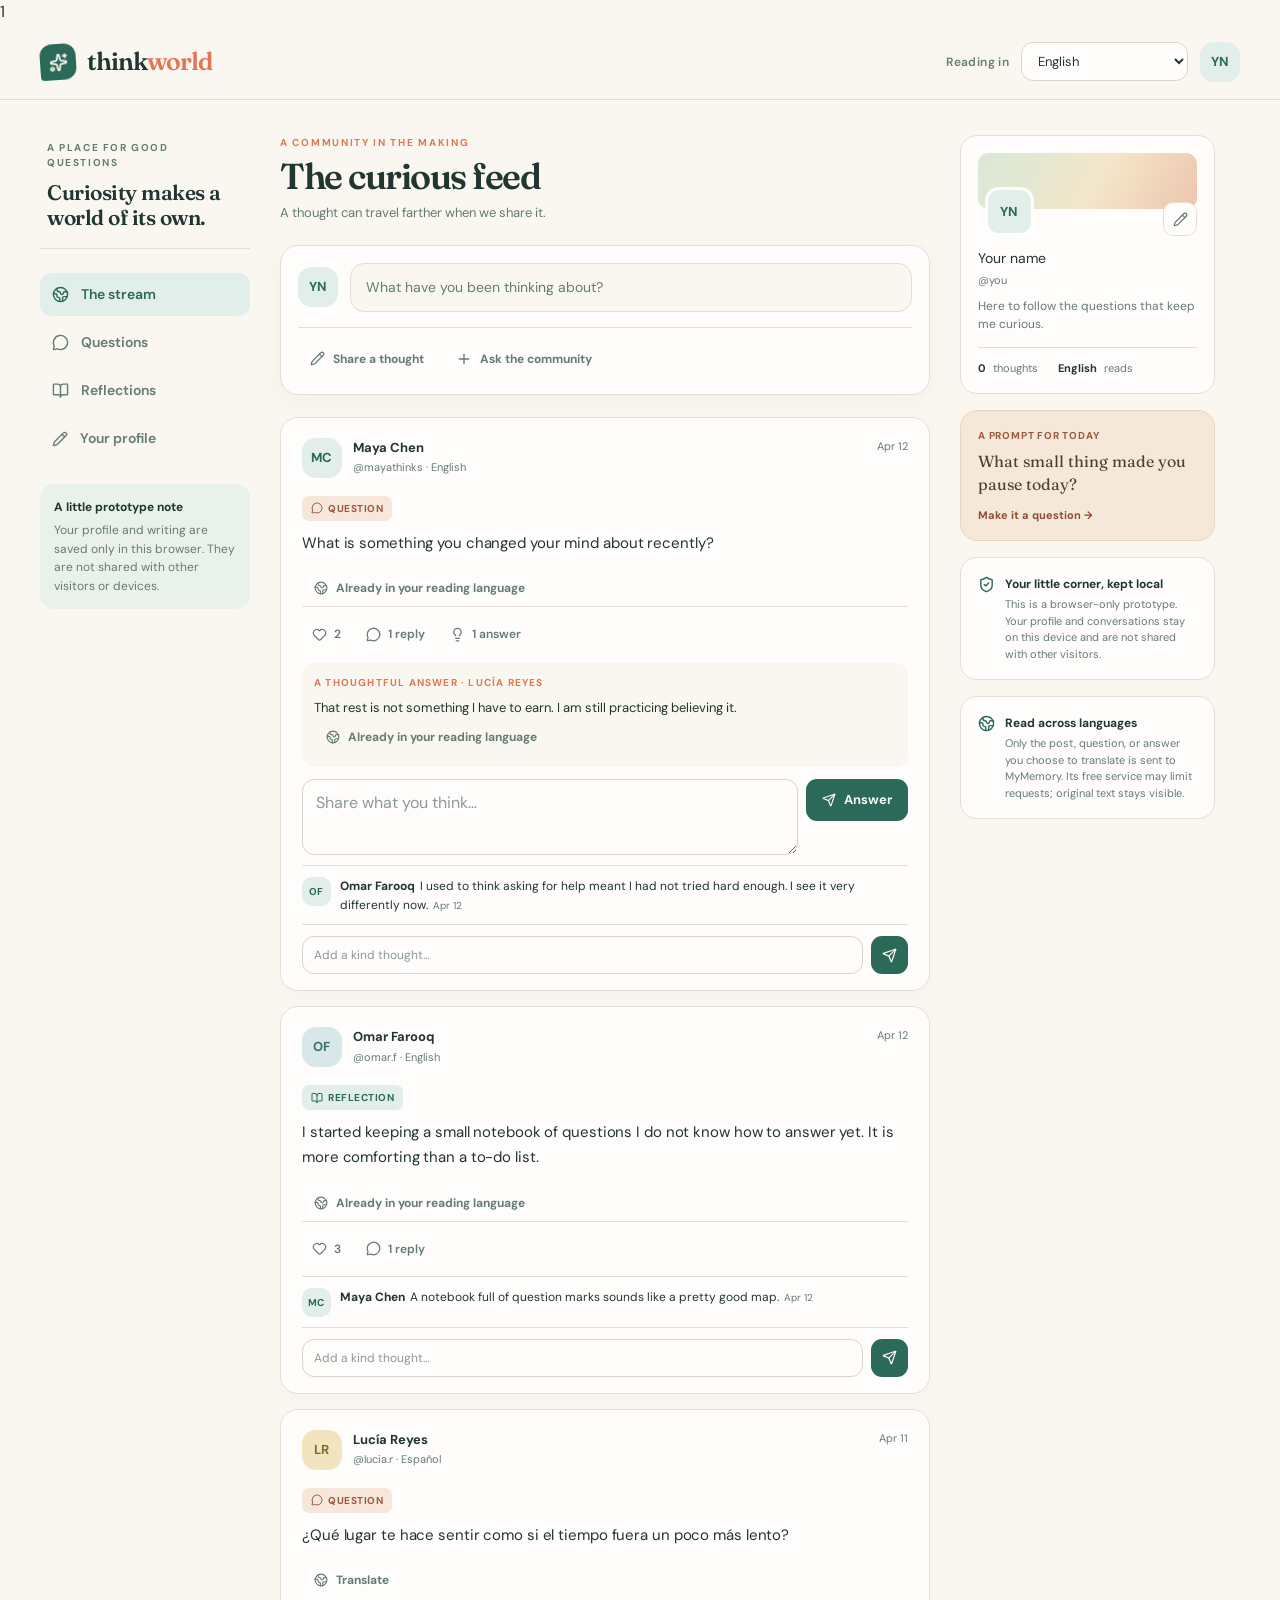
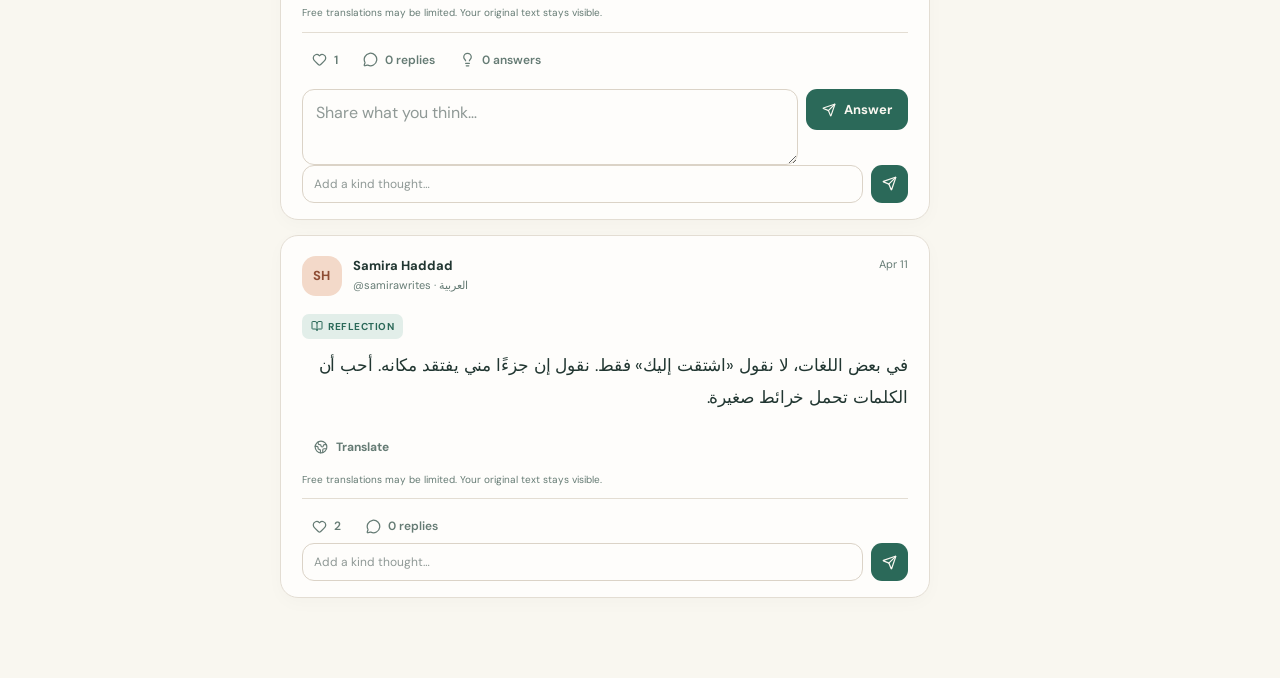
<file: index.html>
1<!DOCTYPE html>
<html lang="en">
  <head>
    <meta name="google-site-verification" content="Eq-HoadgyjTc2ehD91wRZY15G_QM7_s0_SW2u-i5RrE" />
    <meta charset="UTF-8" />
    <meta name="viewport" content="width=device-width, initial-scale=1.0, maximum-scale=1" />
    <title>ThinkWorld</title>
    <meta name="description" content="ThinkWorld — built on Replit. Update this description to reflect the app." />
    <meta name="robots" content="index, follow" />
    <meta property="og:title" content="ThinkWorld" />
    <meta property="og:description" content="ThinkWorld — built on Replit. Update this description to reflect the app." />
    <meta property="og:type" content="website" />
    <meta name="twitter:card" content="summary_large_image" />
    <meta name="twitter:title" content="ThinkWorld" />
    <meta name="twitter:description" content="ThinkWorld — built on Replit. Update this description to reflect the app." />
    <link rel="icon" type="image/svg+xml" href="/favicon.svg" />
    <link rel="preconnect" href="https://fonts.googleapis.com">
    <link rel="preconnect" href="https://fonts.gstatic.com" crossorigin>
    <link href="https://fonts.googleapis.com/css2?family=Inter:wght@400;500;600;700&display=swap" rel="stylesheet">
    <script type="module" crossorigin src="index-BuUdLi_k.js"></script>
    <link rel="stylesheet" crossorigin href="index-B8LPkPPi.css">
  </head>
  <body>
    <div id="root"></div>
  </body>
</html>
</file>
<file: index-B8LPkPPi.css>
@import"https://fonts.googleapis.com/css2?family=DM+Sans:wght@400;500;600;700&family=Fraunces:opsz,wght@9..144,500;9..144,600;9..144,700&display=swap";@layer components;@layer properties{@supports (((-webkit-hyphens:none)) and (not (margin-trim:inline))) or ((-moz-orient:inline) and (not (color:rgb(from red r g b)))){*,:before,:after,::backdrop{--tw-translate-x:0;--tw-translate-y:0;--tw-translate-z:0;--tw-rotate-x:initial;--tw-rotate-y:initial;--tw-rotate-z:initial;--tw-skew-x:initial;--tw-skew-y:initial;--tw-space-y-reverse:0;--tw-space-x-reverse:0;--tw-border-style:solid;--tw-leading:initial;--tw-font-weight:initial;--tw-tracking:initial;--tw-ordinal:initial;--tw-slashed-zero:initial;--tw-numeric-figure:initial;--tw-numeric-spacing:initial;--tw-numeric-fraction:initial;--tw-shadow:0 0 #0000;--tw-shadow-color:initial;--tw-shadow-alpha:100%;--tw-inset-shadow:0 0 #0000;--tw-inset-shadow-color:initial;--tw-inset-shadow-alpha:100%;--tw-ring-color:initial;--tw-ring-shadow:0 0 #0000;--tw-inset-ring-color:initial;--tw-inset-ring-shadow:0 0 #0000;--tw-ring-inset:initial;--tw-ring-offset-width:0px;--tw-ring-offset-color:#fff;--tw-ring-offset-shadow:0 0 #0000;--tw-outline-style:solid;--tw-duration:initial;--tw-ease:initial;--tw-content:"";--tw-animation-delay:0s;--tw-animation-direction:normal;--tw-animation-duration:initial;--tw-animation-fill-mode:none;--tw-animation-iteration-count:1;--tw-enter-blur:0;--tw-enter-opacity:1;--tw-enter-rotate:0;--tw-enter-scale:1;--tw-enter-translate-x:0;--tw-enter-translate-y:0;--tw-exit-blur:0;--tw-exit-opacity:1;--tw-exit-rotate:0;--tw-exit-scale:1;--tw-exit-translate-x:0;--tw-exit-translate-y:0}}}@layer theme{:root,:host{--color-red-50:oklch(97.1% .013 17.38);--color-red-300:oklch(80.8% .114 19.571);--color-red-400:oklch(70.4% .191 22.216);--color-red-500:oklch(63.7% .237 25.331);--color-red-600:oklch(57.7% .245 27.325);--color-gray-50:oklch(98.5% .002 247.839);--color-gray-100:oklch(96.7% .003 264.542);--color-gray-600:oklch(44.6% .03 256.802);--color-gray-700:oklch(37.3% .034 259.733);--color-gray-800:oklch(27.8% .033 256.848);--color-gray-900:oklch(21% .034 264.665);--color-black:#000;--color-white:#fff;--spacing:.25rem;--container-sm:24rem;--container-md:28rem;--container-lg:32rem;--text-xs:.75rem;--text-xs--line-height:calc(1 / .75);--text-sm:.875rem;--text-sm--line-height:calc(1.25 / .875);--text-base:1rem;--text-base--line-height: 1.5 ;--text-lg:1.125rem;--text-lg--line-height:calc(1.75 / 1.125);--text-xl:1.25rem;--text-xl--line-height:calc(1.75 / 1.25);--text-2xl:1.5rem;--text-2xl--line-height:calc(2 / 1.5);--font-weight-normal:400;--font-weight-medium:500;--font-weight-semibold:600;--font-weight-bold:700;--tracking-tight:-.025em;--tracking-widest:.1em;--leading-snug:1.375;--leading-normal:1.5;--leading-relaxed:1.625;--ease-in-out:cubic-bezier(.4, 0, .2, 1);--animate-spin:spin 1s linear infinite;--animate-pulse:pulse 2s cubic-bezier(.4, 0, .6, 1) infinite;--aspect-video:16 / 9;--default-transition-duration:.15s;--default-transition-timing-function:cubic-bezier(.4, 0, .2, 1);--default-font-family:var(--app-font-sans);--default-mono-font-family:var(--app-font-mono);--color-border:hsl(var(--border))}}@layer base{*,:after,:before,::backdrop{box-sizing:border-box;border:0 solid;margin:0;padding:0}::file-selector-button{box-sizing:border-box;border:0 solid;margin:0;padding:0}html,:host{-webkit-text-size-adjust:100%;tab-size:4;line-height:1.5;font-family:var(--default-font-family,-apple-system, BlinkMacSystemFont, "Segoe UI", Roboto, "Helvetica Neue", "Noto Sans", Arial, sans-serif, "Apple Color Emoji", "Segoe UI Emoji", "Segoe UI Symbol", "Noto Color Emoji");font-feature-settings:var(--default-font-feature-settings,normal);font-variation-settings:var(--default-font-variation-settings,normal);-webkit-tap-highlight-color:transparent}hr{height:0;color:inherit;border-top-width:1px}abbr:where([title]){-webkit-text-decoration:underline dotted;text-decoration:underline dotted}h1,h2,h3,h4,h5,h6{font-size:inherit;font-weight:inherit}a{color:inherit;-webkit-text-decoration:inherit;text-decoration:inherit}b,strong{font-weight:bolder}code,kbd,samp,pre{font-family:var(--default-mono-font-family,ui-monospace, SFMono-Regular, Menlo, Monaco, Consolas, "Liberation Mono", "Courier New", monospace);font-feature-settings:var(--default-mono-font-feature-settings,normal);font-variation-settings:var(--default-mono-font-variation-settings,normal);font-size:1em}small{font-size:80%}sub,sup{vertical-align:baseline;font-size:75%;line-height:0;position:relative}sub{bottom:-.25em}sup{top:-.5em}table{text-indent:0;border-color:inherit;border-collapse:collapse}:-moz-focusring:where(:not(iframe)){outline:auto}progress{vertical-align:baseline}summary{display:list-item}ol,ul,menu{list-style:none}img,svg,video,canvas,audio,iframe,embed,object{vertical-align:middle;display:block}img,video{max-width:100%;height:auto}button,input,select,optgroup,textarea{font:inherit;font-feature-settings:inherit;font-variation-settings:inherit;letter-spacing:inherit;color:inherit;opacity:1;background-color:#0000;border-radius:0}::file-selector-button{font:inherit;font-feature-settings:inherit;font-variation-settings:inherit;letter-spacing:inherit;color:inherit;opacity:1;background-color:#0000;border-radius:0}:where(select:is([multiple],[size])) optgroup{font-weight:bolder}:where(select:is([multiple],[size])) optgroup option{padding-inline-start:20px}::file-selector-button{margin-inline-end:4px}::placeholder{opacity:1}@supports (not ((-webkit-appearance:-apple-pay-button))) or (contain-intrinsic-size:1px){::placeholder{color:currentColor}@supports (color:color-mix(in lab,red,red)){::placeholder{color:color-mix(in oklab,currentcolor 50%,transparent)}}}textarea{resize:vertical}::-webkit-search-decoration{-webkit-appearance:none}::-webkit-date-and-time-value{min-height:1lh;text-align:inherit}::-webkit-datetime-edit{display:inline-flex}::-webkit-datetime-edit-fields-wrapper{padding:0}::-webkit-datetime-edit{padding-block:0}::-webkit-datetime-edit-year-field{padding-block:0}::-webkit-datetime-edit-month-field{padding-block:0}::-webkit-datetime-edit-day-field{padding-block:0}::-webkit-datetime-edit-hour-field{padding-block:0}::-webkit-datetime-edit-minute-field{padding-block:0}::-webkit-datetime-edit-second-field{padding-block:0}::-webkit-datetime-edit-millisecond-field{padding-block:0}::-webkit-datetime-edit-meridiem-field{padding-block:0}::-webkit-calendar-picker-indicator{line-height:1}:-moz-ui-invalid{box-shadow:none}button,input:where([type=button],[type=reset],[type=submit]){appearance:button}::file-selector-button{appearance:button}::-webkit-inner-spin-button{height:auto}::-webkit-outer-spin-button{height:auto}[hidden]:where(:not([hidden=until-found])){display:none!important}*{border-color:hsl(var(--border))}body{background-color:hsl(var(--background));font-family:var(--app-font-sans);color:hsl(var(--foreground));-webkit-font-smoothing:antialiased;-moz-osx-font-smoothing:grayscale;min-width:320px;margin:0}button,input,textarea,select{font:inherit}button{cursor:pointer}}@layer utilities{.\@container\/field-group{container:field-group/inline-size}.pointer-events-auto{pointer-events:auto}.pointer-events-none{pointer-events:none}.invisible{visibility:hidden}.visible{visibility:visible}.sr-only{clip-path:inset(50%);white-space:nowrap;border-width:0;width:1px;height:1px;margin:-1px;padding:0;position:absolute;overflow:hidden}.absolute{position:absolute}.fixed{position:fixed}.relative{position:relative}.static{position:static}.inset-0{inset:0}.inset-x-0{inset-inline:0}.inset-y-0{inset-block:0}.-top-12{top:calc(var(--spacing) * -12)}.top-0{top:0}.top-1\.5{top:calc(var(--spacing) * 1.5)}.top-1\/2{top:50%}.top-2{top:calc(var(--spacing) * 2)}.top-3\.5{top:calc(var(--spacing) * 3.5)}.top-4{top:calc(var(--spacing) * 4)}.top-\[1px\]{top:1px}.top-\[50\%\]{top:50%}.top-\[60\%\]{top:60%}.top-full{top:100%}.-right-12{right:calc(var(--spacing) * -12)}.right-0{right:0}.right-1{right:var(--spacing)}.right-2{right:calc(var(--spacing) * 2)}.right-3{right:calc(var(--spacing) * 3)}.right-4{right:calc(var(--spacing) * 4)}.-bottom-12{bottom:calc(var(--spacing) * -12)}.bottom-0{bottom:0}.-left-12{left:calc(var(--spacing) * -12)}.left-0{left:0}.left-1\/2{left:50%}.left-2{left:calc(var(--spacing) * 2)}.left-\[50\%\]{left:50%}.z-10{z-index:10}.z-20{z-index:20}.z-50{z-index:50}.z-\[1\]{z-index:1}.z-\[100\]{z-index:100}.order-first{order:-9999}.order-last{order:9999}.\!m-0{margin:0!important}.-mx-1{margin-inline:calc(var(--spacing) * -1)}.mx-2{margin-inline:calc(var(--spacing) * 2)}.mx-3\.5{margin-inline:calc(var(--spacing) * 3.5)}.mx-4{margin-inline:calc(var(--spacing) * 4)}.mx-auto{margin-inline:auto}.-my-2{margin-block:calc(var(--spacing) * -2)}.my-0{margin-block:0}.my-0\.5{margin-block:calc(var(--spacing) * .5)}.my-1{margin-block:var(--spacing)}.-mt-4{margin-top:calc(var(--spacing) * -4)}.mt-1\.5{margin-top:calc(var(--spacing) * 1.5)}.mt-2{margin-top:calc(var(--spacing) * 2)}.mt-4{margin-top:calc(var(--spacing) * 4)}.mt-24{margin-top:calc(var(--spacing) * 24)}.mt-auto{margin-top:auto}.mr-2{margin-right:calc(var(--spacing) * 2)}.mb-1{margin-bottom:var(--spacing)}.mb-2{margin-bottom:calc(var(--spacing) * 2)}.mb-3{margin-bottom:calc(var(--spacing) * 3)}.mb-4{margin-bottom:calc(var(--spacing) * 4)}.-ml-4{margin-left:calc(var(--spacing) * -4)}.ml-1{margin-left:var(--spacing)}.ml-4{margin-left:calc(var(--spacing) * 4)}.ml-auto{margin-left:auto}.line-clamp-2{-webkit-line-clamp:2;-webkit-box-orient:vertical;display:-webkit-box;overflow:hidden}.block{display:block}.flex{display:flex}.grid{display:grid}.hidden{display:none}.inline-flex{display:inline-flex}.table{display:table}.aspect-square{aspect-ratio:1}.aspect-video{aspect-ratio:var(--aspect-video)}.size-4{width:calc(var(--spacing) * 4);height:calc(var(--spacing) * 4)}.size-6{width:calc(var(--spacing) * 6);height:calc(var(--spacing) * 6)}.size-8{width:calc(var(--spacing) * 8);height:calc(var(--spacing) * 8)}.size-10{width:calc(var(--spacing) * 10);height:calc(var(--spacing) * 10)}.size-\[--cell-size\]{width:--cell-size;height:--cell-size}.h-1\.5{height:calc(var(--spacing) * 1.5)}.h-2{height:calc(var(--spacing) * 2)}.h-2\.5{height:calc(var(--spacing) * 2.5)}.h-3{height:calc(var(--spacing) * 3)}.h-3\.5{height:calc(var(--spacing) * 3.5)}.h-4{height:calc(var(--spacing) * 4)}.h-5{height:calc(var(--spacing) * 5)}.h-6{height:calc(var(--spacing) * 6)}.h-7{height:calc(var(--spacing) * 7)}.h-8{height:calc(var(--spacing) * 8)}.h-9{height:calc(var(--spacing) * 9)}.h-10{height:calc(var(--spacing) * 10)}.h-12{height:calc(var(--spacing) * 12)}.h-\[--cell-size\]{height:--cell-size}.h-\[1px\]{height:1px}.h-\[var\(--radix-navigation-menu-viewport-height\)\]{height:var(--radix-navigation-menu-viewport-height)}.h-\[var\(--radix-select-trigger-height\)\]{height:var(--radix-select-trigger-height)}.h-auto{height:auto}.h-full{height:100%}.h-px{height:1px}.h-svh{height:100svh}.max-h-\[--radix-context-menu-content-available-height\]{max-height:--radix-context-menu-content-available-height}.max-h-\[--radix-select-content-available-height\]{max-height:--radix-select-content-available-height}.max-h-\[85vh\]{max-height:85vh}.max-h-\[300px\]{max-height:300px}.max-h-\[var\(--radix-dropdown-menu-content-available-height\)\]{max-height:var(--radix-dropdown-menu-content-available-height)}.max-h-screen{max-height:100vh}.min-h-0{min-height:0}.min-h-8{min-height:calc(var(--spacing) * 8)}.min-h-9{min-height:calc(var(--spacing) * 9)}.min-h-10{min-height:calc(var(--spacing) * 10)}.min-h-\[60px\]{min-height:60px}.min-h-screen{min-height:100vh}.min-h-svh{min-height:100svh}.w-0{width:0}.w-1{width:var(--spacing)}.w-2{width:calc(var(--spacing) * 2)}.w-2\.5{width:calc(var(--spacing) * 2.5)}.w-3{width:calc(var(--spacing) * 3)}.w-3\.5{width:calc(var(--spacing) * 3.5)}.w-3\/4{width:75%}.w-4{width:calc(var(--spacing) * 4)}.w-5{width:calc(var(--spacing) * 5)}.w-7{width:calc(var(--spacing) * 7)}.w-8{width:calc(var(--spacing) * 8)}.w-9{width:calc(var(--spacing) * 9)}.w-10{width:calc(var(--spacing) * 10)}.w-64{width:calc(var(--spacing) * 64)}.w-72{width:calc(var(--spacing) * 72)}.w-\[--cell-size\]{width:--cell-size}.w-\[1px\]{width:1px}.w-\[100px\]{width:100px}.w-\[var\(--sidebar-width\)\]{width:var(--sidebar-width)}.w-auto{width:auto}.w-fit{width:fit-content}.w-full{width:100%}.w-max{width:max-content}.w-px{width:1px}.max-w-\[var\(--skeleton-width\)\]{max-width:var(--skeleton-width)}.max-w-lg{max-width:var(--container-lg)}.max-w-max{max-width:max-content}.max-w-md{max-width:var(--container-md)}.max-w-sm{max-width:var(--container-sm)}.min-w-0{min-width:0}.min-w-5{min-width:calc(var(--spacing) * 5)}.min-w-8{min-width:calc(var(--spacing) * 8)}.min-w-9{min-width:calc(var(--spacing) * 9)}.min-w-10{min-width:calc(var(--spacing) * 10)}.min-w-\[--cell-size\]{min-width:--cell-size}.min-w-\[8rem\]{min-width:8rem}.min-w-\[12rem\]{min-width:12rem}.min-w-\[var\(--radix-select-trigger-width\)\]{min-width:var(--radix-select-trigger-width)}.flex-1{flex:1}.shrink-0{flex-shrink:0}.grow{flex-grow:1}.grow-0{flex-grow:0}.basis-full{flex-basis:100%}.caption-bottom{caption-side:bottom}.border-collapse{border-collapse:collapse}.origin-\[--radix-context-menu-content-transform-origin\]{transform-origin:--radix-context-menu-content-transform-origin}.origin-\[--radix-dropdown-menu-content-transform-origin\]{transform-origin:--radix-dropdown-menu-content-transform-origin}.origin-\[--radix-hover-card-content-transform-origin\]{transform-origin:--radix-hover-card-content-transform-origin}.origin-\[--radix-menubar-content-transform-origin\]{transform-origin:--radix-menubar-content-transform-origin}.origin-\[--radix-popover-content-transform-origin\]{transform-origin:--radix-popover-content-transform-origin}.origin-\[--radix-select-content-transform-origin\]{transform-origin:--radix-select-content-transform-origin}.origin-\[--radix-tooltip-content-transform-origin\]{transform-origin:--radix-tooltip-content-transform-origin}.-translate-x-1\/2{--tw-translate-x: -50% ;translate:var(--tw-translate-x) var(--tw-translate-y)}.-translate-x-px{--tw-translate-x:-1px;translate:var(--tw-translate-x) var(--tw-translate-y)}.translate-x-\[-50\%\]{--tw-translate-x:-50%;translate:var(--tw-translate-x) var(--tw-translate-y)}.translate-x-px{--tw-translate-x:1px;translate:var(--tw-translate-x) var(--tw-translate-y)}.-translate-y-1\/2{--tw-translate-y: -50% ;translate:var(--tw-translate-x) var(--tw-translate-y)}.translate-y-\[-50\%\]{--tw-translate-y:-50%;translate:var(--tw-translate-x) var(--tw-translate-y)}.rotate-45{rotate:45deg}.rotate-90{rotate:90deg}.transform{transform:var(--tw-rotate-x,) var(--tw-rotate-y,) var(--tw-rotate-z,) var(--tw-skew-x,) var(--tw-skew-y,)}.animate-caret-blink{animation:1.25s ease-out infinite caret-blink}.animate-in{animation:enter var(--tw-animation-duration,var(--tw-duration,.15s))var(--tw-ease,ease)var(--tw-animation-delay,0s)var(--tw-animation-iteration-count,1)var(--tw-animation-direction,normal)var(--tw-animation-fill-mode,none)}.animate-pulse{animation:var(--animate-pulse)}.animate-spin{animation:var(--animate-spin)}.cursor-default{cursor:default}.cursor-pointer{cursor:pointer}.cursor-text{cursor:text}.touch-none{touch-action:none}.resize-none{resize:none}.list-disc{list-style-type:disc}.list-none{list-style-type:none}.flex-col{flex-direction:column}.flex-col-reverse{flex-direction:column-reverse}.flex-row{flex-direction:row}.flex-wrap{flex-wrap:wrap}.place-content-center{place-content:center}.items-center{align-items:center}.items-end{align-items:flex-end}.items-start{align-items:flex-start}.items-stretch{align-items:stretch}.justify-between{justify-content:space-between}.justify-center{justify-content:center}.justify-start{justify-content:flex-start}.gap-1{gap:var(--spacing)}.gap-1\.5{gap:calc(var(--spacing) * 1.5)}.gap-2{gap:calc(var(--spacing) * 2)}.gap-2\.5{gap:calc(var(--spacing) * 2.5)}.gap-3{gap:calc(var(--spacing) * 3)}.gap-4{gap:calc(var(--spacing) * 4)}.gap-6{gap:calc(var(--spacing) * 6)}.gap-7{gap:calc(var(--spacing) * 7)}:where(.space-y-1\.5>:not(:last-child)){--tw-space-y-reverse:0;margin-block-start:calc(calc(var(--spacing) * 1.5) * var(--tw-space-y-reverse));margin-block-end:calc(calc(var(--spacing) * 1.5) * calc(1 - var(--tw-space-y-reverse)))}:where(.space-y-2>:not(:last-child)){--tw-space-y-reverse:0;margin-block-start:calc(calc(var(--spacing) * 2) * var(--tw-space-y-reverse));margin-block-end:calc(calc(var(--spacing) * 2) * calc(1 - var(--tw-space-y-reverse)))}:where(.space-x-1>:not(:last-child)){--tw-space-x-reverse:0;margin-inline-start:calc(var(--spacing) * var(--tw-space-x-reverse));margin-inline-end:calc(var(--spacing) * calc(1 - var(--tw-space-x-reverse)))}:where(.space-x-4>:not(:last-child)){--tw-space-x-reverse:0;margin-inline-start:calc(calc(var(--spacing) * 4) * var(--tw-space-x-reverse));margin-inline-end:calc(calc(var(--spacing) * 4) * calc(1 - var(--tw-space-x-reverse)))}.self-stretch{align-self:stretch}.overflow-auto{overflow:auto}.overflow-hidden{overflow:hidden}.overflow-x-auto{overflow-x:auto}.overflow-x-hidden{overflow-x:hidden}.overflow-y-auto{overflow-y:auto}.rounded{border-radius:.25rem}.rounded-\[2px\]{border-radius:2px}.rounded-\[calc\(var\(--radius\)-5px\)\]{border-radius:calc(var(--radius) - 5px)}.rounded-\[inherit\]{border-radius:inherit}.rounded-full{border-radius:3.40282e38px}.rounded-lg{border-radius:var(--radius)}.rounded-md{border-radius:calc(var(--radius) - 2px)}.rounded-none{border-radius:0}.rounded-sm{border-radius:calc(var(--radius) - 4px)}.rounded-xl{border-radius:calc(var(--radius) + 4px)}.rounded-t-\[10px\]{border-top-left-radius:10px;border-top-right-radius:10px}.rounded-l-md{border-top-left-radius:calc(var(--radius) - 2px);border-bottom-left-radius:calc(var(--radius) - 2px)}.rounded-tl-sm{border-top-left-radius:calc(var(--radius) - 4px)}.rounded-r-md{border-top-right-radius:calc(var(--radius) - 2px);border-bottom-right-radius:calc(var(--radius) - 2px)}.border{border-style:var(--tw-border-style);border-width:1px}.border-0{border-style:var(--tw-border-style);border-width:0}.border-2{border-style:var(--tw-border-style);border-width:2px}.border-\[1\.5px\]{border-style:var(--tw-border-style);border-width:1.5px}.border-y{border-block-style:var(--tw-border-style);border-block-width:1px}.border-t{border-top-style:var(--tw-border-style);border-top-width:1px}.border-r{border-right-style:var(--tw-border-style);border-right-width:1px}.border-b{border-bottom-style:var(--tw-border-style);border-bottom-width:1px}.border-l{border-left-style:var(--tw-border-style);border-left-width:1px}.border-dashed{--tw-border-style:dashed;border-style:dashed}.\[border-color\:var\(--badge-outline\)\]{border-color:var(--badge-outline)}.\[border-color\:var\(--button-outline\)\]{border-color:var(--button-outline)}.border-\[--color-border\]{border-color:--color-border}.border-border,.border-border\/50{border-color:hsl(var(--border))}@supports (color:color-mix(in lab,red,red)){.border-border\/50{border-color:color-mix(in oklab,hsl(var(--border)) 50%,transparent)}}.border-input{border-color:hsl(var(--input))}.border-primary,.border-primary\/50{border-color:hsl(var(--primary))}@supports (color:color-mix(in lab,red,red)){.border-primary\/50{border-color:color-mix(in oklab,hsl(var(--primary)) 50%,transparent)}}.border-transparent{border-color:#0000}.border-t-transparent{border-top-color:#0000}.border-l-transparent{border-left-color:#0000}.bg-\[--color-bg\]{background-color:--color-bg}.bg-accent{background-color:hsl(var(--accent))}.bg-background{background-color:hsl(var(--background))}.bg-black\/80{background-color:#000c}@supports (color:color-mix(in lab,red,red)){.bg-black\/80{background-color:color-mix(in oklab,var(--color-black) 80%,transparent)}}.bg-border{background-color:hsl(var(--border))}.bg-card{background-color:hsl(var(--card))}.bg-foreground{background-color:hsl(var(--foreground))}.bg-gray-50{background-color:var(--color-gray-50)}.bg-gray-100{background-color:var(--color-gray-100)}.bg-gray-900{background-color:var(--color-gray-900)}.bg-input{background-color:hsl(var(--input))}.bg-muted,.bg-muted\/50{background-color:hsl(var(--muted))}@supports (color:color-mix(in lab,red,red)){.bg-muted\/50{background-color:color-mix(in oklab,hsl(var(--muted)) 50%,transparent)}}.bg-primary,.bg-primary\/10{background-color:hsl(var(--primary))}@supports (color:color-mix(in lab,red,red)){.bg-primary\/10{background-color:color-mix(in oklab,hsl(var(--primary)) 10%,transparent)}}.bg-primary\/20{background-color:hsl(var(--primary))}@supports (color:color-mix(in lab,red,red)){.bg-primary\/20{background-color:color-mix(in oklab,hsl(var(--primary)) 20%,transparent)}}.bg-secondary{background-color:hsl(var(--secondary))}.bg-transparent{background-color:#0000}.fill-current{fill:currentColor}.fill-primary{fill:hsl(var(--primary))}.p-0{padding:0}.p-1{padding:var(--spacing)}.p-2{padding:calc(var(--spacing) * 2)}.p-3{padding:calc(var(--spacing) * 3)}.p-4{padding:calc(var(--spacing) * 4)}.p-6{padding:calc(var(--spacing) * 6)}.p-\[1px\]{padding:1px}.px-1{padding-inline:var(--spacing)}.px-1\.5{padding-inline:calc(var(--spacing) * 1.5)}.px-2{padding-inline:calc(var(--spacing) * 2)}.px-2\.5{padding-inline:calc(var(--spacing) * 2.5)}.px-3{padding-inline:calc(var(--spacing) * 3)}.px-4{padding-inline:calc(var(--spacing) * 4)}.px-8{padding-inline:calc(var(--spacing) * 8)}.px-\[--cell-size\]{padding-inline:--cell-size}.py-0\.5{padding-block:calc(var(--spacing) * .5)}.py-1{padding-block:var(--spacing)}.py-1\.5{padding-block:calc(var(--spacing) * 1.5)}.py-2{padding-block:calc(var(--spacing) * 2)}.py-3{padding-block:calc(var(--spacing) * 3)}.py-4{padding-block:calc(var(--spacing) * 4)}.py-6{padding-block:calc(var(--spacing) * 6)}.pt-0{padding-top:0}.pt-3{padding-top:calc(var(--spacing) * 3)}.pt-4{padding-top:calc(var(--spacing) * 4)}.pt-6{padding-top:calc(var(--spacing) * 6)}.pr-1{padding-right:var(--spacing)}.pr-2{padding-right:calc(var(--spacing) * 2)}.pr-2\.5{padding-right:calc(var(--spacing) * 2.5)}.pr-3{padding-right:calc(var(--spacing) * 3)}.pr-8{padding-right:calc(var(--spacing) * 8)}.pb-3{padding-bottom:calc(var(--spacing) * 3)}.pb-4{padding-bottom:calc(var(--spacing) * 4)}.pl-2{padding-left:calc(var(--spacing) * 2)}.pl-2\.5{padding-left:calc(var(--spacing) * 2.5)}.pl-3{padding-left:calc(var(--spacing) * 3)}.pl-4{padding-left:calc(var(--spacing) * 4)}.pl-8{padding-left:calc(var(--spacing) * 8)}.text-center{text-align:center}.text-left{text-align:left}.align-middle{vertical-align:middle}.font-mono{font-family:var(--app-font-mono)}.font-sans{font-family:var(--app-font-sans)}.text-2xl{font-size:var(--text-2xl);line-height:var(--tw-leading,var(--text-2xl--line-height))}.text-base{font-size:var(--text-base);line-height:var(--tw-leading,var(--text-base--line-height))}.text-lg{font-size:var(--text-lg);line-height:var(--tw-leading,var(--text-lg--line-height))}.text-sm{font-size:var(--text-sm);line-height:var(--tw-leading,var(--text-sm--line-height))}.text-sm\/relaxed{font-size:var(--text-sm);line-height:var(--leading-relaxed)}.text-xl{font-size:var(--text-xl);line-height:var(--tw-leading,var(--text-xl--line-height))}.text-xs{font-size:var(--text-xs);line-height:var(--tw-leading,var(--text-xs--line-height))}.text-\[0\.8rem\]{font-size:.8rem}.leading-none{--tw-leading:1;line-height:1}.leading-normal{--tw-leading:var(--leading-normal);line-height:var(--leading-normal)}.leading-snug{--tw-leading:var(--leading-snug);line-height:var(--leading-snug)}.font-bold{--tw-font-weight:var(--font-weight-bold);font-weight:var(--font-weight-bold)}.font-medium{--tw-font-weight:var(--font-weight-medium);font-weight:var(--font-weight-medium)}.font-normal{--tw-font-weight:var(--font-weight-normal);font-weight:var(--font-weight-normal)}.font-semibold{--tw-font-weight:var(--font-weight-semibold);font-weight:var(--font-weight-semibold)}.tracking-tight{--tw-tracking:var(--tracking-tight);letter-spacing:var(--tracking-tight)}.tracking-widest{--tw-tracking:var(--tracking-widest);letter-spacing:var(--tracking-widest)}.text-balance{text-wrap:balance}.break-words{overflow-wrap:break-word}.whitespace-nowrap{white-space:nowrap}.text-accent-foreground{color:hsl(var(--accent-foreground))}.text-card-foreground{color:hsl(var(--card-foreground))}.text-current{color:currentColor}.text-foreground,.text-foreground\/50{color:hsl(var(--foreground))}@supports (color:color-mix(in lab,red,red)){.text-foreground\/50{color:color-mix(in oklab,hsl(var(--foreground)) 50%,transparent)}}.text-gray-600{color:var(--color-gray-600)}.text-gray-800{color:var(--color-gray-800)}.text-gray-900{color:var(--color-gray-900)}.text-muted-foreground{color:hsl(var(--muted-foreground))}.text-primary{color:hsl(var(--primary))}.text-primary-foreground{color:hsl(var(--primary-foreground))}.text-red-500{color:var(--color-red-500)}.text-secondary-foreground{color:hsl(var(--secondary-foreground))}.text-white{color:var(--color-white)}.tabular-nums{--tw-numeric-spacing:tabular-nums;font-variant-numeric:var(--tw-ordinal,) var(--tw-slashed-zero,) var(--tw-numeric-figure,) var(--tw-numeric-spacing,) var(--tw-numeric-fraction,)}.underline-offset-4{text-underline-offset:4px}.opacity-0{opacity:0}.opacity-50{opacity:.5}.opacity-60{opacity:.6}.opacity-70{opacity:.7}.opacity-90{opacity:.9}.shadow{--tw-shadow:0 1px 3px 0 var(--tw-shadow-color,#0000001a), 0 1px 2px -1px var(--tw-shadow-color,#0000001a);box-shadow:var(--tw-inset-shadow),var(--tw-inset-ring-shadow),var(--tw-ring-offset-shadow),var(--tw-ring-shadow),var(--tw-shadow)}.shadow-\[0_0_0_1px_hsl\(var\(--sidebar-border\)\)\]{--tw-shadow:0 0 0 1px var(--tw-shadow-color,hsl(var(--sidebar-border)));box-shadow:var(--tw-inset-shadow),var(--tw-inset-ring-shadow),var(--tw-ring-offset-shadow),var(--tw-ring-shadow),var(--tw-shadow)}.shadow-lg{--tw-shadow:0 10px 15px -3px var(--tw-shadow-color,#0000001a), 0 4px 6px -4px var(--tw-shadow-color,#0000001a);box-shadow:var(--tw-inset-shadow),var(--tw-inset-ring-shadow),var(--tw-ring-offset-shadow),var(--tw-ring-shadow),var(--tw-shadow)}.shadow-md{--tw-shadow:0 4px 6px -1px var(--tw-shadow-color,#0000001a), 0 2px 4px -2px var(--tw-shadow-color,#0000001a);box-shadow:var(--tw-inset-shadow),var(--tw-inset-ring-shadow),var(--tw-ring-offset-shadow),var(--tw-ring-shadow),var(--tw-shadow)}.shadow-none{--tw-shadow:0 0 #0000;box-shadow:var(--tw-inset-shadow),var(--tw-inset-ring-shadow),var(--tw-ring-offset-shadow),var(--tw-ring-shadow),var(--tw-shadow)}.shadow-sm{--tw-shadow:0 1px 3px 0 var(--tw-shadow-color,#0000001a), 0 1px 2px -1px var(--tw-shadow-color,#0000001a);box-shadow:var(--tw-inset-shadow),var(--tw-inset-ring-shadow),var(--tw-ring-offset-shadow),var(--tw-ring-shadow),var(--tw-shadow)}.shadow-xl{--tw-shadow:0 20px 25px -5px var(--tw-shadow-color,#0000001a), 0 8px 10px -6px var(--tw-shadow-color,#0000001a);box-shadow:var(--tw-inset-shadow),var(--tw-inset-ring-shadow),var(--tw-ring-offset-shadow),var(--tw-ring-shadow),var(--tw-shadow)}.shadow-xs{--tw-shadow:0 1px 2px 0 var(--tw-shadow-color,#0000000d);box-shadow:var(--tw-inset-shadow),var(--tw-inset-ring-shadow),var(--tw-ring-offset-shadow),var(--tw-ring-shadow),var(--tw-shadow)}.ring-0{--tw-ring-shadow:var(--tw-ring-inset,) 0 0 0 calc(0px + var(--tw-ring-offset-width)) var(--tw-ring-color,currentcolor);box-shadow:var(--tw-inset-shadow),var(--tw-inset-ring-shadow),var(--tw-ring-offset-shadow),var(--tw-ring-shadow),var(--tw-shadow)}.ring-1{--tw-ring-shadow:var(--tw-ring-inset,) 0 0 0 calc(1px + var(--tw-ring-offset-width)) var(--tw-ring-color,currentcolor);box-shadow:var(--tw-inset-shadow),var(--tw-inset-ring-shadow),var(--tw-ring-offset-shadow),var(--tw-ring-shadow),var(--tw-shadow)}.ring-ring{--tw-ring-color:hsl(var(--ring))}.ring-offset-background{--tw-ring-offset-color:hsl(var(--background))}.outline-hidden{--tw-outline-style:none;outline-style:none}@media(forced-colors:active){.outline-hidden{outline-offset:2px;outline:2px solid #0000}}.outline{outline-style:var(--tw-outline-style);outline-width:1px}.outline-2{outline-style:var(--tw-outline-style);outline-width:2px}.outline-offset-2{outline-offset:2px}.outline-transparent{outline-color:#0000}.transition{transition-property:color,background-color,border-color,outline-color,text-decoration-color,fill,stroke,--tw-gradient-from,--tw-gradient-via,--tw-gradient-to,opacity,box-shadow,transform,translate,scale,rotate,filter,-webkit-backdrop-filter,backdrop-filter,display,content-visibility,overlay,pointer-events;transition-timing-function:var(--tw-ease,var(--default-transition-timing-function));transition-duration:var(--tw-duration,var(--default-transition-duration))}.transition-\[color\,box-shadow\]{transition-property:color,box-shadow;transition-timing-function:var(--tw-ease,var(--default-transition-timing-function));transition-duration:var(--tw-duration,var(--default-transition-duration))}.transition-\[left\,right\,width\]{transition-property:left,right,width;transition-timing-function:var(--tw-ease,var(--default-transition-timing-function));transition-duration:var(--tw-duration,var(--default-transition-duration))}.transition-\[margin\,opacity\]{transition-property:margin,opacity;transition-timing-function:var(--tw-ease,var(--default-transition-timing-function));transition-duration:var(--tw-duration,var(--default-transition-duration))}.transition-\[width\,height\,padding\]{transition-property:width,height,padding;transition-timing-function:var(--tw-ease,var(--default-transition-timing-function));transition-duration:var(--tw-duration,var(--default-transition-duration))}.transition-\[width\]{transition-property:width;transition-timing-function:var(--tw-ease,var(--default-transition-timing-function));transition-duration:var(--tw-duration,var(--default-transition-duration))}.transition-all{transition-property:all;transition-timing-function:var(--tw-ease,var(--default-transition-timing-function));transition-duration:var(--tw-duration,var(--default-transition-duration))}.transition-colors{transition-property:color,background-color,border-color,outline-color,text-decoration-color,fill,stroke,--tw-gradient-from,--tw-gradient-via,--tw-gradient-to;transition-timing-function:var(--tw-ease,var(--default-transition-timing-function));transition-duration:var(--tw-duration,var(--default-transition-duration))}.transition-opacity{transition-property:opacity;transition-timing-function:var(--tw-ease,var(--default-transition-timing-function));transition-duration:var(--tw-duration,var(--default-transition-duration))}.transition-transform{transition-property:transform,translate,scale,rotate;transition-timing-function:var(--tw-ease,var(--default-transition-timing-function));transition-duration:var(--tw-duration,var(--default-transition-duration))}.duration-100{--tw-duration:.1s;transition-duration:.1s}.duration-200{--tw-duration:.2s;transition-duration:.2s}.duration-300{--tw-duration:.3s;transition-duration:.3s}.duration-1000{--tw-duration:1s;transition-duration:1s}.ease-in-out{--tw-ease:var(--ease-in-out);transition-timing-function:var(--ease-in-out)}.ease-linear{--tw-ease:linear;transition-timing-function:linear}.fade-in-0{--tw-enter-opacity:0}.outline-none{--tw-outline-style:none;outline-style:none}.select-none{-webkit-user-select:none;user-select:none}.zoom-in-95{--tw-enter-scale:.95}.\[--cell-size\:2rem\]{--cell-size:2rem}.group-focus-within\/menu-item\:opacity-100:is(:where(.group\/menu-item):focus-within *){opacity:1}@media(hover:hover){.group-hover\:opacity-100:is(:where(.group):hover *),.group-hover\/menu-item\:opacity-100:is(:where(.group\/menu-item):hover *){opacity:1}}.group-has-data-\[sidebar\=menu-action\]\/menu-item\:pr-8:is(:where(.group\/menu-item):has([data-sidebar=menu-action]) *){padding-right:calc(var(--spacing) * 8)}.group-has-\[\[data-orientation\=horizontal\]\]\/field\:text-balance:is(:where(.group\/field):has([data-orientation=horizontal]) *){text-wrap:balance}.group-has-\[\[data-slot\=item-description\]\]\/item\:translate-y-0\.5:is(:where(.group\/item):has([data-slot=item-description]) *){--tw-translate-y:calc(var(--spacing) * .5);translate:var(--tw-translate-x) var(--tw-translate-y)}.group-has-\[\[data-slot\=item-description\]\]\/item\:self-start:is(:where(.group\/item):has([data-slot=item-description]) *){align-self:flex-start}.group-has-\[\>input\]\/input-group\:pt-2\.5:is(:where(.group\/input-group):has(>input) *){padding-top:calc(var(--spacing) * 2.5)}.group-has-\[\>input\]\/input-group\:pb-2\.5:is(:where(.group\/input-group):has(>input) *){padding-bottom:calc(var(--spacing) * 2.5)}.group-data-\[collapsible\=icon\]\:-mt-8:is(:where(.group)[data-collapsible=icon] *){margin-top:calc(var(--spacing) * -8)}.group-data-\[collapsible\=icon\]\:hidden:is(:where(.group)[data-collapsible=icon] *){display:none}.group-data-\[collapsible\=icon\]\:h-8\!:is(:where(.group)[data-collapsible=icon] *){height:calc(var(--spacing) * 8)!important}.group-data-\[collapsible\=icon\]\:w-8\!:is(:where(.group)[data-collapsible=icon] *){width:calc(var(--spacing) * 8)!important}.group-data-\[collapsible\=icon\]\:w-\[calc\(var\(--sidebar-width-icon\)\+var\(--spacing-4\)\)\]:is(:where(.group)[data-collapsible=icon] *){width:calc(var(--sidebar-width-icon) + var(--spacing-4))}.group-data-\[collapsible\=icon\]\:w-\[calc\(var\(--sidebar-width-icon\)\+var\(--spacing-4\)\+2px\)\]:is(:where(.group)[data-collapsible=icon] *){width:calc(var(--sidebar-width-icon) + var(--spacing-4) + 2px)}.group-data-\[collapsible\=icon\]\:w-\[var\(--sidebar-width-icon\)\]:is(:where(.group)[data-collapsible=icon] *){width:var(--sidebar-width-icon)}.group-data-\[collapsible\=icon\]\:overflow-hidden:is(:where(.group)[data-collapsible=icon] *){overflow:hidden}.group-data-\[collapsible\=icon\]\:p-0\!:is(:where(.group)[data-collapsible=icon] *){padding:0!important}.group-data-\[collapsible\=icon\]\:p-2\!:is(:where(.group)[data-collapsible=icon] *){padding:calc(var(--spacing) * 2)!important}.group-data-\[collapsible\=icon\]\:opacity-0:is(:where(.group)[data-collapsible=icon] *){opacity:0}.group-data-\[collapsible\=offcanvas\]\:right-\[calc\(var\(--sidebar-width\)\*-1\)\]:is(:where(.group)[data-collapsible=offcanvas] *){right:calc(var(--sidebar-width) * -1)}.group-data-\[collapsible\=offcanvas\]\:left-\[calc\(var\(--sidebar-width\)\*-1\)\]:is(:where(.group)[data-collapsible=offcanvas] *){left:calc(var(--sidebar-width) * -1)}.group-data-\[collapsible\=offcanvas\]\:w-0:is(:where(.group)[data-collapsible=offcanvas] *){width:0}.group-data-\[collapsible\=offcanvas\]\:translate-x-0:is(:where(.group)[data-collapsible=offcanvas] *){--tw-translate-x:0px;translate:var(--tw-translate-x) var(--tw-translate-y)}.group-data-\[disabled\=true\]\/field\:opacity-50:is(:where(.group\/field)[data-disabled=true] *),.group-data-\[disabled\=true\]\/input-group\:opacity-50:is(:where(.group\/input-group)[data-disabled=true] *){opacity:.5}.group-data-\[focused\=true\]\/day\:relative:is(:where(.group\/day)[data-focused=true] *){position:relative}.group-data-\[focused\=true\]\/day\:z-10:is(:where(.group\/day)[data-focused=true] *){z-index:10}.group-data-\[focused\=true\]\/day\:border-ring:is(:where(.group\/day)[data-focused=true] *){border-color:hsl(var(--ring))}.group-data-\[focused\=true\]\/day\:ring-\[3px\]:is(:where(.group\/day)[data-focused=true] *){--tw-ring-shadow:var(--tw-ring-inset,) 0 0 0 calc(3px + var(--tw-ring-offset-width)) var(--tw-ring-color,currentcolor);box-shadow:var(--tw-inset-shadow),var(--tw-inset-ring-shadow),var(--tw-ring-offset-shadow),var(--tw-ring-shadow),var(--tw-shadow)}.group-data-\[focused\=true\]\/day\:ring-ring\/50:is(:where(.group\/day)[data-focused=true] *){--tw-ring-color:hsl(var(--ring))}@supports (color:color-mix(in lab,red,red)){.group-data-\[focused\=true\]\/day\:ring-ring\/50:is(:where(.group\/day)[data-focused=true] *){--tw-ring-color:color-mix(in oklab, hsl(var(--ring)) 50%, transparent)}}.group-data-\[side\=left\]\:-right-4:is(:where(.group)[data-side=left] *){right:calc(var(--spacing) * -4)}.group-data-\[side\=left\]\:border-r:is(:where(.group)[data-side=left] *){border-right-style:var(--tw-border-style);border-right-width:1px}.group-data-\[side\=right\]\:left-0:is(:where(.group)[data-side=right] *){left:0}.group-data-\[side\=right\]\:rotate-180:is(:where(.group)[data-side=right] *){rotate:180deg}.group-data-\[side\=right\]\:border-l:is(:where(.group)[data-side=right] *){border-left-style:var(--tw-border-style);border-left-width:1px}.group-data-\[state\=open\]\:rotate-180:is(:where(.group)[data-state=open] *){rotate:180deg}.group-data-\[variant\=floating\]\:rounded-lg:is(:where(.group)[data-variant=floating] *){border-radius:var(--radius)}.group-data-\[variant\=floating\]\:border:is(:where(.group)[data-variant=floating] *){border-style:var(--tw-border-style);border-width:1px}.group-data-\[variant\=floating\]\:shadow-sm:is(:where(.group)[data-variant=floating] *){--tw-shadow:0 1px 3px 0 var(--tw-shadow-color,#0000001a), 0 1px 2px -1px var(--tw-shadow-color,#0000001a);box-shadow:var(--tw-inset-shadow),var(--tw-inset-ring-shadow),var(--tw-ring-offset-shadow),var(--tw-ring-shadow),var(--tw-shadow)}.group-data-\[variant\=outline\]\/field-group\:-mb-2:is(:where(.group\/field-group)[data-variant=outline] *){margin-bottom:calc(var(--spacing) * -2)}.group-\[\.destructive\]\:border-muted\/40:is(:where(.group).destructive *){border-color:hsl(var(--muted))}@supports (color:color-mix(in lab,red,red)){.group-\[\.destructive\]\:border-muted\/40:is(:where(.group).destructive *){border-color:color-mix(in oklab,hsl(var(--muted)) 40%,transparent)}}.group-\[\.destructive\]\:text-red-300:is(:where(.group).destructive *){color:var(--color-red-300)}.group-\[\.toast\]\:bg-muted:is(:where(.group).toast *){background-color:hsl(var(--muted))}.group-\[\.toast\]\:bg-primary:is(:where(.group).toast *){background-color:hsl(var(--primary))}.group-\[\.toast\]\:text-muted-foreground:is(:where(.group).toast *){color:hsl(var(--muted-foreground))}.group-\[\.toast\]\:text-primary-foreground:is(:where(.group).toast *){color:hsl(var(--primary-foreground))}.group-\[\.toaster\]\:border-border:is(:where(.group).toaster *){border-color:hsl(var(--border))}.group-\[\.toaster\]\:bg-background:is(:where(.group).toaster *){background-color:hsl(var(--background))}.group-\[\.toaster\]\:text-foreground:is(:where(.group).toaster *){color:hsl(var(--foreground))}.group-\[\.toaster\]\:shadow-lg:is(:where(.group).toaster *){--tw-shadow:0 10px 15px -3px var(--tw-shadow-color,#0000001a), 0 4px 6px -4px var(--tw-shadow-color,#0000001a);box-shadow:var(--tw-inset-shadow),var(--tw-inset-ring-shadow),var(--tw-ring-offset-shadow),var(--tw-ring-shadow),var(--tw-shadow)}.peer-disabled\:cursor-not-allowed:is(:where(.peer):disabled~*){cursor:not-allowed}.peer-disabled\:opacity-70:is(:where(.peer):disabled~*){opacity:.7}.peer-data-\[size\=default\]\/menu-button\:top-1\.5:is(:where(.peer\/menu-button)[data-size=default]~*){top:calc(var(--spacing) * 1.5)}.peer-data-\[size\=lg\]\/menu-button\:top-2\.5:is(:where(.peer\/menu-button)[data-size=lg]~*){top:calc(var(--spacing) * 2.5)}.peer-data-\[size\=sm\]\/menu-button\:top-1:is(:where(.peer\/menu-button)[data-size=sm]~*){top:var(--spacing)}.file\:border-0::file-selector-button{border-style:var(--tw-border-style);border-width:0}.file\:bg-transparent::file-selector-button{background-color:#0000}.file\:text-sm::file-selector-button{font-size:var(--text-sm);line-height:var(--tw-leading,var(--text-sm--line-height))}.file\:font-medium::file-selector-button{--tw-font-weight:var(--font-weight-medium);font-weight:var(--font-weight-medium)}.file\:text-foreground::file-selector-button{color:hsl(var(--foreground))}.placeholder\:text-muted-foreground::placeholder{color:hsl(var(--muted-foreground))}.after\:absolute:after{content:var(--tw-content);position:absolute}.after\:-inset-2:after{content:var(--tw-content);inset:calc(var(--spacing) * -2)}.after\:inset-y-0:after{content:var(--tw-content);inset-block:0}.after\:left-1\/2:after{content:var(--tw-content);left:50%}.after\:w-1:after{content:var(--tw-content);width:var(--spacing)}.after\:w-\[2px\]:after{content:var(--tw-content);width:2px}.after\:-translate-x-1\/2:after{content:var(--tw-content);--tw-translate-x: -50% ;translate:var(--tw-translate-x) var(--tw-translate-y)}.group-data-\[collapsible\=offcanvas\]\:after\:left-full:is(:where(.group)[data-collapsible=offcanvas] *):after{content:var(--tw-content);left:100%}.first\:rounded-l-md:first-child{border-top-left-radius:calc(var(--radius) - 2px);border-bottom-left-radius:calc(var(--radius) - 2px)}.first\:border-l:first-child{border-left-style:var(--tw-border-style);border-left-width:1px}.last\:mt-0:last-child{margin-top:0}.last\:rounded-r-md:last-child{border-top-right-radius:calc(var(--radius) - 2px);border-bottom-right-radius:calc(var(--radius) - 2px)}@media(hover:hover){.hover\:bg-accent:hover{background-color:hsl(var(--accent))}.hover\:bg-gray-700:hover{background-color:var(--color-gray-700)}.hover\:bg-muted:hover,.hover\:bg-muted\/50:hover{background-color:hsl(var(--muted))}@supports (color:color-mix(in lab,red,red)){.hover\:bg-muted\/50:hover{background-color:color-mix(in oklab,hsl(var(--muted)) 50%,transparent)}}.hover\:bg-secondary:hover{background-color:hsl(var(--secondary))}.hover\:text-accent-foreground:hover{color:hsl(var(--accent-foreground))}.hover\:text-foreground:hover{color:hsl(var(--foreground))}.hover\:text-muted-foreground:hover{color:hsl(var(--muted-foreground))}.hover\:underline:hover{text-decoration-line:underline}.hover\:opacity-100:hover{opacity:1}.hover\:shadow-\[0_0_0_1px_hsl\(var\(--sidebar-accent\)\)\]:hover{--tw-shadow:0 0 0 1px var(--tw-shadow-color,hsl(var(--sidebar-accent)));box-shadow:var(--tw-inset-shadow),var(--tw-inset-ring-shadow),var(--tw-ring-offset-shadow),var(--tw-ring-shadow),var(--tw-shadow)}.group-\[\.destructive\]\:hover\:text-red-50:is(:where(.group).destructive *):hover{color:var(--color-red-50)}}.focus\:bg-accent:focus{background-color:hsl(var(--accent))}.focus\:text-accent-foreground:focus{color:hsl(var(--accent-foreground))}.focus\:opacity-100:focus{opacity:1}.focus\:ring-1:focus{--tw-ring-shadow:var(--tw-ring-inset,) 0 0 0 calc(1px + var(--tw-ring-offset-width)) var(--tw-ring-color,currentcolor);box-shadow:var(--tw-inset-shadow),var(--tw-inset-ring-shadow),var(--tw-ring-offset-shadow),var(--tw-ring-shadow),var(--tw-shadow)}.focus\:ring-2:focus{--tw-ring-shadow:var(--tw-ring-inset,) 0 0 0 calc(2px + var(--tw-ring-offset-width)) var(--tw-ring-color,currentcolor);box-shadow:var(--tw-inset-shadow),var(--tw-inset-ring-shadow),var(--tw-ring-offset-shadow),var(--tw-ring-shadow),var(--tw-shadow)}.focus\:ring-ring:focus{--tw-ring-color:hsl(var(--ring))}.focus\:ring-offset-2:focus{--tw-ring-offset-width:2px;--tw-ring-offset-shadow:var(--tw-ring-inset,) 0 0 0 var(--tw-ring-offset-width) var(--tw-ring-offset-color)}.focus\:outline-none:focus{--tw-outline-style:none;outline-style:none}.group-\[\.destructive\]\:focus\:ring-red-400:is(:where(.group).destructive *):focus{--tw-ring-color:var(--color-red-400)}.group-\[\.destructive\]\:focus\:ring-offset-red-600:is(:where(.group).destructive *):focus{--tw-ring-offset-color:var(--color-red-600)}.focus-visible\:border-ring:focus-visible{border-color:hsl(var(--ring))}.focus-visible\:ring-0:focus-visible{--tw-ring-shadow:var(--tw-ring-inset,) 0 0 0 calc(0px + var(--tw-ring-offset-width)) var(--tw-ring-color,currentcolor);box-shadow:var(--tw-inset-shadow),var(--tw-inset-ring-shadow),var(--tw-ring-offset-shadow),var(--tw-ring-shadow),var(--tw-shadow)}.focus-visible\:ring-1:focus-visible{--tw-ring-shadow:var(--tw-ring-inset,) 0 0 0 calc(1px + var(--tw-ring-offset-width)) var(--tw-ring-color,currentcolor);box-shadow:var(--tw-inset-shadow),var(--tw-inset-ring-shadow),var(--tw-ring-offset-shadow),var(--tw-ring-shadow),var(--tw-shadow)}.focus-visible\:ring-2:focus-visible{--tw-ring-shadow:var(--tw-ring-inset,) 0 0 0 calc(2px + var(--tw-ring-offset-width)) var(--tw-ring-color,currentcolor);box-shadow:var(--tw-inset-shadow),var(--tw-inset-ring-shadow),var(--tw-ring-offset-shadow),var(--tw-ring-shadow),var(--tw-shadow)}.focus-visible\:ring-\[3px\]:focus-visible{--tw-ring-shadow:var(--tw-ring-inset,) 0 0 0 calc(3px + var(--tw-ring-offset-width)) var(--tw-ring-color,currentcolor);box-shadow:var(--tw-inset-shadow),var(--tw-inset-ring-shadow),var(--tw-ring-offset-shadow),var(--tw-ring-shadow),var(--tw-shadow)}.focus-visible\:ring-ring:focus-visible,.focus-visible\:ring-ring\/50:focus-visible{--tw-ring-color:hsl(var(--ring))}@supports (color:color-mix(in lab,red,red)){.focus-visible\:ring-ring\/50:focus-visible{--tw-ring-color:color-mix(in oklab, hsl(var(--ring)) 50%, transparent)}}.focus-visible\:ring-offset-1:focus-visible{--tw-ring-offset-width:1px;--tw-ring-offset-shadow:var(--tw-ring-inset,) 0 0 0 var(--tw-ring-offset-width) var(--tw-ring-offset-color)}.focus-visible\:ring-offset-2:focus-visible{--tw-ring-offset-width:2px;--tw-ring-offset-shadow:var(--tw-ring-inset,) 0 0 0 var(--tw-ring-offset-width) var(--tw-ring-offset-color)}.focus-visible\:ring-offset-background:focus-visible{--tw-ring-offset-color:hsl(var(--background))}.focus-visible\:outline-none:focus-visible{--tw-outline-style:none;outline-style:none}.active\:shadow-none:active{--tw-shadow:0 0 #0000;box-shadow:var(--tw-inset-shadow),var(--tw-inset-ring-shadow),var(--tw-ring-offset-shadow),var(--tw-ring-shadow),var(--tw-shadow)}.disabled\:pointer-events-none:disabled{pointer-events:none}.disabled\:cursor-not-allowed:disabled{cursor:not-allowed}.disabled\:opacity-50:disabled{opacity:.5}:where([data-side=left]) .in-data-\[side\=left\]\:cursor-w-resize{cursor:w-resize}:where([data-side=right]) .in-data-\[side\=right\]\:cursor-e-resize{cursor:e-resize}.has-focus\:border-ring:has(:focus){border-color:hsl(var(--ring))}.has-focus\:ring-\[3px\]:has(:focus){--tw-ring-shadow:var(--tw-ring-inset,) 0 0 0 calc(3px + var(--tw-ring-offset-width)) var(--tw-ring-color,currentcolor);box-shadow:var(--tw-inset-shadow),var(--tw-inset-ring-shadow),var(--tw-ring-offset-shadow),var(--tw-ring-shadow),var(--tw-shadow)}.has-focus\:ring-ring\/50:has(:focus){--tw-ring-color:hsl(var(--ring))}@supports (color:color-mix(in lab,red,red)){.has-focus\:ring-ring\/50:has(:focus){--tw-ring-color:color-mix(in oklab, hsl(var(--ring)) 50%, transparent)}}.has-data-\[state\=checked\]\:border-primary:has([data-state=checked]){border-color:hsl(var(--primary))}.has-data-\[state\=checked\]\:bg-primary\/5:has([data-state=checked]){background-color:hsl(var(--primary))}@supports (color:color-mix(in lab,red,red)){.has-data-\[state\=checked\]\:bg-primary\/5:has([data-state=checked]){background-color:color-mix(in oklab,hsl(var(--primary)) 5%,transparent)}}.has-\[\:disabled\]\:opacity-50:has(:disabled){opacity:.5}.has-\[\[data-slot\=input-group-control\]\:focus-visible\]\:ring-1:has([data-slot=input-group-control]:focus-visible){--tw-ring-shadow:var(--tw-ring-inset,) 0 0 0 calc(1px + var(--tw-ring-offset-width)) var(--tw-ring-color,currentcolor);box-shadow:var(--tw-inset-shadow),var(--tw-inset-ring-shadow),var(--tw-ring-offset-shadow),var(--tw-ring-shadow),var(--tw-shadow)}.has-\[\[data-slot\=input-group-control\]\:focus-visible\]\:ring-ring:has([data-slot=input-group-control]:focus-visible){--tw-ring-color:hsl(var(--ring))}.has-\[\>\[data-align\=block-end\]\]\:h-auto:has(>[data-align=block-end]){height:auto}.has-\[\>\[data-align\=block-end\]\]\:flex-col:has(>[data-align=block-end]){flex-direction:column}.has-\[\>\[data-align\=block-start\]\]\:h-auto:has(>[data-align=block-start]){height:auto}.has-\[\>\[data-align\=block-start\]\]\:flex-col:has(>[data-align=block-start]){flex-direction:column}.has-\[\>\[data-slot\=button-group\]\]\:gap-2:has(>[data-slot=button-group]){gap:calc(var(--spacing) * 2)}.has-\[\>\[data-slot\=checkbox-group\]\]\:gap-3:has(>[data-slot=checkbox-group]){gap:calc(var(--spacing) * 3)}.has-\[\>\[data-slot\=field-content\]\]\:items-start:has(>[data-slot=field-content]){align-items:flex-start}.has-\[\>\[data-slot\=field\]\]\:w-full:has(>[data-slot=field]){width:100%}.has-\[\>\[data-slot\=field\]\]\:flex-col:has(>[data-slot=field]){flex-direction:column}.has-\[\>\[data-slot\=field\]\]\:rounded-md:has(>[data-slot=field]){border-radius:calc(var(--radius) - 2px)}.has-\[\>\[data-slot\=field\]\]\:border:has(>[data-slot=field]){border-style:var(--tw-border-style);border-width:1px}.has-\[\>\[data-slot\=radio-group\]\]\:gap-3:has(>[data-slot=radio-group]){gap:calc(var(--spacing) * 3)}.has-\[\>button\]\:mr-\[-0\.4rem\]:has(>button){margin-right:-.4rem}.has-\[\>button\]\:ml-\[-0\.45rem\]:has(>button){margin-left:-.45rem}.has-\[\>kbd\]\:mr-\[-0\.35rem\]:has(>kbd){margin-right:-.35rem}.has-\[\>kbd\]\:ml-\[-0\.35rem\]:has(>kbd){margin-left:-.35rem}.has-\[\>svg\]\:p-0:has(>svg){padding:0}.has-\[\>svg\]\:px-2:has(>svg){padding-inline:calc(var(--spacing) * 2)}.has-\[\>svg\]\:px-2\.5:has(>svg){padding-inline:calc(var(--spacing) * 2.5)}.has-\[\>textarea\]\:h-auto:has(>textarea){height:auto}.aria-disabled\:pointer-events-none[aria-disabled=true]{pointer-events:none}.aria-disabled\:opacity-50[aria-disabled=true]{opacity:.5}.aria-selected\:text-muted-foreground[aria-selected=true]{color:hsl(var(--muted-foreground))}.data-\[active\=true\]\:font-medium[data-active=true]{--tw-font-weight:var(--font-weight-medium);font-weight:var(--font-weight-medium)}.data-\[disabled\]\:pointer-events-none[data-disabled]{pointer-events:none}.data-\[disabled\]\:opacity-50[data-disabled]{opacity:.5}.data-\[disabled\=true\]\:pointer-events-none[data-disabled=true]{pointer-events:none}.data-\[disabled\=true\]\:opacity-50[data-disabled=true]{opacity:.5}.data-\[motion\=from-end\]\:slide-in-from-right-52[data-motion=from-end]{--tw-enter-translate-x:calc(52*var(--spacing))}.data-\[motion\=from-start\]\:slide-in-from-left-52[data-motion=from-start]{--tw-enter-translate-x:calc(52*var(--spacing)*-1)}.data-\[motion\=to-end\]\:slide-out-to-right-52[data-motion=to-end]{--tw-exit-translate-x:calc(52*var(--spacing))}.data-\[motion\=to-start\]\:slide-out-to-left-52[data-motion=to-start]{--tw-exit-translate-x:calc(52*var(--spacing)*-1)}.data-\[motion\^\=from-\]\:animate-in[data-motion^=from-]{animation:enter var(--tw-animation-duration,var(--tw-duration,.15s))var(--tw-ease,ease)var(--tw-animation-delay,0s)var(--tw-animation-iteration-count,1)var(--tw-animation-direction,normal)var(--tw-animation-fill-mode,none)}.data-\[motion\^\=from-\]\:fade-in[data-motion^=from-]{--tw-enter-opacity:0}.data-\[motion\^\=to-\]\:animate-out[data-motion^=to-]{animation:exit var(--tw-animation-duration,var(--tw-duration,.15s))var(--tw-ease,ease)var(--tw-animation-delay,0s)var(--tw-animation-iteration-count,1)var(--tw-animation-direction,normal)var(--tw-animation-fill-mode,none)}.data-\[motion\^\=to-\]\:fade-out[data-motion^=to-]{--tw-exit-opacity:0}.data-\[orientation\=vertical\]\:h-auto[data-orientation=vertical]{height:auto}.data-\[panel-group-direction\=vertical\]\:h-px[data-panel-group-direction=vertical]{height:1px}.data-\[panel-group-direction\=vertical\]\:w-full[data-panel-group-direction=vertical]{width:100%}.data-\[panel-group-direction\=vertical\]\:flex-col[data-panel-group-direction=vertical]{flex-direction:column}.data-\[panel-group-direction\=vertical\]\:after\:left-0[data-panel-group-direction=vertical]:after{content:var(--tw-content);left:0}.data-\[panel-group-direction\=vertical\]\:after\:h-1[data-panel-group-direction=vertical]:after{content:var(--tw-content);height:var(--spacing)}.data-\[panel-group-direction\=vertical\]\:after\:w-full[data-panel-group-direction=vertical]:after{content:var(--tw-content);width:100%}.data-\[panel-group-direction\=vertical\]\:after\:translate-x-0[data-panel-group-direction=vertical]:after{content:var(--tw-content);--tw-translate-x:0px;translate:var(--tw-translate-x) var(--tw-translate-y)}.data-\[panel-group-direction\=vertical\]\:after\:-translate-y-1\/2[data-panel-group-direction=vertical]:after{content:var(--tw-content);--tw-translate-y: -50% ;translate:var(--tw-translate-x) var(--tw-translate-y)}.data-\[placeholder\]\:text-muted-foreground[data-placeholder]{color:hsl(var(--muted-foreground))}.data-\[range-end\=true\]\:rounded-md[data-range-end=true]{border-radius:calc(var(--radius) - 2px)}.data-\[range-end\=true\]\:bg-primary[data-range-end=true]{background-color:hsl(var(--primary))}.data-\[range-end\=true\]\:text-primary-foreground[data-range-end=true]{color:hsl(var(--primary-foreground))}.data-\[range-middle\=true\]\:rounded-none[data-range-middle=true]{border-radius:0}.data-\[range-middle\=true\]\:bg-accent[data-range-middle=true]{background-color:hsl(var(--accent))}.data-\[range-middle\=true\]\:text-accent-foreground[data-range-middle=true]{color:hsl(var(--accent-foreground))}.data-\[range-start\=true\]\:rounded-md[data-range-start=true]{border-radius:calc(var(--radius) - 2px)}.data-\[range-start\=true\]\:bg-primary[data-range-start=true]{background-color:hsl(var(--primary))}.data-\[range-start\=true\]\:text-primary-foreground[data-range-start=true]{color:hsl(var(--primary-foreground))}.data-\[selected-single\=true\]\:bg-primary[data-selected-single=true]{background-color:hsl(var(--primary))}.data-\[selected-single\=true\]\:text-primary-foreground[data-selected-single=true]{color:hsl(var(--primary-foreground))}.data-\[selected\=true\]\:rounded-none[data-selected=true]{border-radius:0}.data-\[selected\=true\]\:bg-accent[data-selected=true]{background-color:hsl(var(--accent))}.data-\[selected\=true\]\:text-accent-foreground[data-selected=true]{color:hsl(var(--accent-foreground))}.data-\[side\=bottom\]\:translate-y-1[data-side=bottom]{--tw-translate-y:var(--spacing);translate:var(--tw-translate-x) var(--tw-translate-y)}.data-\[side\=bottom\]\:slide-in-from-top-2[data-side=bottom]{--tw-enter-translate-y:calc(2*var(--spacing)*-1)}.data-\[side\=left\]\:-translate-x-1[data-side=left]{--tw-translate-x:calc(var(--spacing) * -1);translate:var(--tw-translate-x) var(--tw-translate-y)}.data-\[side\=left\]\:slide-in-from-right-2[data-side=left]{--tw-enter-translate-x:calc(2*var(--spacing))}.data-\[side\=right\]\:translate-x-1[data-side=right]{--tw-translate-x:var(--spacing);translate:var(--tw-translate-x) var(--tw-translate-y)}.data-\[side\=right\]\:slide-in-from-left-2[data-side=right]{--tw-enter-translate-x:calc(2*var(--spacing)*-1)}.data-\[side\=top\]\:-translate-y-1[data-side=top]{--tw-translate-y:calc(var(--spacing) * -1);translate:var(--tw-translate-x) var(--tw-translate-y)}.data-\[side\=top\]\:slide-in-from-bottom-2[data-side=top]{--tw-enter-translate-y:calc(2*var(--spacing))}.data-\[slot\=checkbox-group\]\:gap-3[data-slot=checkbox-group]{gap:calc(var(--spacing) * 3)}.data-\[state\=active\]\:bg-background[data-state=active]{background-color:hsl(var(--background))}.data-\[state\=active\]\:text-foreground[data-state=active]{color:hsl(var(--foreground))}.data-\[state\=active\]\:shadow[data-state=active]{--tw-shadow:0 1px 3px 0 var(--tw-shadow-color,#0000001a), 0 1px 2px -1px var(--tw-shadow-color,#0000001a);box-shadow:var(--tw-inset-shadow),var(--tw-inset-ring-shadow),var(--tw-ring-offset-shadow),var(--tw-ring-shadow),var(--tw-shadow)}.data-\[state\=checked\]\:translate-x-4[data-state=checked]{--tw-translate-x:calc(var(--spacing) * 4);translate:var(--tw-translate-x) var(--tw-translate-y)}.data-\[state\=checked\]\:bg-primary[data-state=checked]{background-color:hsl(var(--primary))}.data-\[state\=checked\]\:text-primary-foreground[data-state=checked]{color:hsl(var(--primary-foreground))}.data-\[state\=closed\]\:animate-accordion-up[data-state=closed]{animation:accordion-up var(--tw-animation-duration,var(--tw-duration,.2s))var(--tw-ease,ease-out)var(--tw-animation-delay,0s)var(--tw-animation-iteration-count,1)var(--tw-animation-direction,normal)var(--tw-animation-fill-mode,none)}.data-\[state\=closed\]\:animate-out[data-state=closed]{animation:exit var(--tw-animation-duration,var(--tw-duration,.15s))var(--tw-ease,ease)var(--tw-animation-delay,0s)var(--tw-animation-iteration-count,1)var(--tw-animation-direction,normal)var(--tw-animation-fill-mode,none)}.data-\[state\=closed\]\:duration-300[data-state=closed]{--tw-duration:.3s;transition-duration:.3s}.data-\[state\=closed\]\:fade-out-0[data-state=closed]{--tw-exit-opacity:0}.data-\[state\=closed\]\:fade-out-80[data-state=closed]{--tw-exit-opacity:.8}.data-\[state\=closed\]\:zoom-out-95[data-state=closed]{--tw-exit-scale:.95}.data-\[state\=closed\]\:slide-out-to-bottom[data-state=closed]{--tw-exit-translate-y:100%}.data-\[state\=closed\]\:slide-out-to-left[data-state=closed]{--tw-exit-translate-x:-100%}.data-\[state\=closed\]\:slide-out-to-left-1\/2[data-state=closed]{--tw-exit-translate-x: -50% }.data-\[state\=closed\]\:slide-out-to-right[data-state=closed]{--tw-exit-translate-x:100%}.data-\[state\=closed\]\:slide-out-to-right-full[data-state=closed]{--tw-exit-translate-x: 100% }.data-\[state\=closed\]\:slide-out-to-top[data-state=closed]{--tw-exit-translate-y:-100%}.data-\[state\=closed\]\:slide-out-to-top-\[48\%\][data-state=closed]{--tw-exit-translate-y: -48% }.data-\[state\=hidden\]\:animate-out[data-state=hidden]{animation:exit var(--tw-animation-duration,var(--tw-duration,.15s))var(--tw-ease,ease)var(--tw-animation-delay,0s)var(--tw-animation-iteration-count,1)var(--tw-animation-direction,normal)var(--tw-animation-fill-mode,none)}.data-\[state\=hidden\]\:fade-out[data-state=hidden]{--tw-exit-opacity:0}.data-\[state\=on\]\:bg-accent[data-state=on]{background-color:hsl(var(--accent))}.data-\[state\=on\]\:text-accent-foreground[data-state=on]{color:hsl(var(--accent-foreground))}.data-\[state\=open\]\:animate-accordion-down[data-state=open]{animation:accordion-down var(--tw-animation-duration,var(--tw-duration,.2s))var(--tw-ease,ease-out)var(--tw-animation-delay,0s)var(--tw-animation-iteration-count,1)var(--tw-animation-direction,normal)var(--tw-animation-fill-mode,none)}.data-\[state\=open\]\:animate-in[data-state=open]{animation:enter var(--tw-animation-duration,var(--tw-duration,.15s))var(--tw-ease,ease)var(--tw-animation-delay,0s)var(--tw-animation-iteration-count,1)var(--tw-animation-direction,normal)var(--tw-animation-fill-mode,none)}.data-\[state\=open\]\:bg-accent[data-state=open],.data-\[state\=open\]\:bg-accent\/50[data-state=open]{background-color:hsl(var(--accent))}@supports (color:color-mix(in lab,red,red)){.data-\[state\=open\]\:bg-accent\/50[data-state=open]{background-color:color-mix(in oklab,hsl(var(--accent)) 50%,transparent)}}.data-\[state\=open\]\:bg-secondary[data-state=open]{background-color:hsl(var(--secondary))}.data-\[state\=open\]\:text-accent-foreground[data-state=open]{color:hsl(var(--accent-foreground))}.data-\[state\=open\]\:text-muted-foreground[data-state=open]{color:hsl(var(--muted-foreground))}.data-\[state\=open\]\:opacity-100[data-state=open]{opacity:1}.data-\[state\=open\]\:duration-500[data-state=open]{--tw-duration:.5s;transition-duration:.5s}.data-\[state\=open\]\:fade-in-0[data-state=open]{--tw-enter-opacity:0}.data-\[state\=open\]\:zoom-in-90[data-state=open]{--tw-enter-scale:.9}.data-\[state\=open\]\:zoom-in-95[data-state=open]{--tw-enter-scale:.95}.data-\[state\=open\]\:slide-in-from-bottom[data-state=open]{--tw-enter-translate-y:100%}.data-\[state\=open\]\:slide-in-from-left[data-state=open]{--tw-enter-translate-x:-100%}.data-\[state\=open\]\:slide-in-from-left-1\/2[data-state=open]{--tw-enter-translate-x: -50% }.data-\[state\=open\]\:slide-in-from-right[data-state=open]{--tw-enter-translate-x:100%}.data-\[state\=open\]\:slide-in-from-top[data-state=open]{--tw-enter-translate-y:-100%}.data-\[state\=open\]\:slide-in-from-top-\[48\%\][data-state=open]{--tw-enter-translate-y: -48% }.data-\[state\=open\]\:slide-in-from-top-full[data-state=open]{--tw-enter-translate-y: -100% }@media(hover:hover){.data-\[state\=open\]\:hover\:bg-accent[data-state=open]:hover{background-color:hsl(var(--accent))}}.data-\[state\=open\]\:focus\:bg-accent[data-state=open]:focus{background-color:hsl(var(--accent))}.data-\[state\=selected\]\:bg-muted[data-state=selected]{background-color:hsl(var(--muted))}.data-\[state\=unchecked\]\:translate-x-0[data-state=unchecked]{--tw-translate-x:0px;translate:var(--tw-translate-x) var(--tw-translate-y)}.data-\[state\=unchecked\]\:bg-input[data-state=unchecked]{background-color:hsl(var(--input))}.data-\[state\=visible\]\:animate-in[data-state=visible]{animation:enter var(--tw-animation-duration,var(--tw-duration,.15s))var(--tw-ease,ease)var(--tw-animation-delay,0s)var(--tw-animation-iteration-count,1)var(--tw-animation-direction,normal)var(--tw-animation-fill-mode,none)}.data-\[state\=visible\]\:fade-in[data-state=visible]{--tw-enter-opacity:0}.data-\[swipe\=cancel\]\:translate-x-0[data-swipe=cancel]{--tw-translate-x:0px;translate:var(--tw-translate-x) var(--tw-translate-y)}.data-\[swipe\=end\]\:translate-x-\[var\(--radix-toast-swipe-end-x\)\][data-swipe=end]{--tw-translate-x:var(--radix-toast-swipe-end-x);translate:var(--tw-translate-x) var(--tw-translate-y)}.data-\[swipe\=end\]\:animate-out[data-swipe=end]{animation:exit var(--tw-animation-duration,var(--tw-duration,.15s))var(--tw-ease,ease)var(--tw-animation-delay,0s)var(--tw-animation-iteration-count,1)var(--tw-animation-direction,normal)var(--tw-animation-fill-mode,none)}.data-\[swipe\=move\]\:translate-x-\[var\(--radix-toast-swipe-move-x\)\][data-swipe=move]{--tw-translate-x:var(--radix-toast-swipe-move-x);translate:var(--tw-translate-x) var(--tw-translate-y)}.data-\[swipe\=move\]\:transition-none[data-swipe=move]{transition-property:none}.data-\[variant\=label\]\:text-sm[data-variant=label]{font-size:var(--text-sm);line-height:var(--tw-leading,var(--text-sm--line-height))}.data-\[variant\=legend\]\:text-base[data-variant=legend]{font-size:var(--text-base);line-height:var(--tw-leading,var(--text-base--line-height))}.nth-last-2\:-mt-1:nth-last-child(2){margin-top:calc(var(--spacing) * -1)}@media(min-width:40rem){.sm\:top-auto{top:auto}.sm\:right-0{right:0}.sm\:bottom-0{bottom:0}.sm\:mt-0{margin-top:0}.sm\:flex{display:flex}.sm\:max-w-sm{max-width:var(--container-sm)}.sm\:flex-col{flex-direction:column}.sm\:flex-row{flex-direction:row}.sm\:justify-end{justify-content:flex-end}.sm\:gap-2\.5{gap:calc(var(--spacing) * 2.5)}:where(.sm\:space-x-2>:not(:last-child)){--tw-space-x-reverse:0;margin-inline-start:calc(calc(var(--spacing) * 2) * var(--tw-space-x-reverse));margin-inline-end:calc(calc(var(--spacing) * 2) * calc(1 - var(--tw-space-x-reverse)))}.sm\:rounded-lg{border-radius:var(--radius)}.sm\:text-left{text-align:left}.data-\[state\=open\]\:sm\:slide-in-from-bottom-full[data-state=open]{--tw-enter-translate-y: 100% }}@media(min-width:48rem){.md\:absolute{position:absolute}.md\:block{display:block}.md\:flex{display:flex}.md\:w-\[var\(--radix-navigation-menu-viewport-width\)\]{width:var(--radix-navigation-menu-viewport-width)}.md\:w-auto{width:auto}.md\:max-w-\[420px\]{max-width:420px}.md\:flex-row{flex-direction:row}.md\:p-12{padding:calc(var(--spacing) * 12)}.md\:text-sm{font-size:var(--text-sm);line-height:var(--tw-leading,var(--text-sm--line-height))}.md\:opacity-0{opacity:0}.md\:peer-data-\[variant\=inset\]\:m-2:is(:where(.peer)[data-variant=inset]~*){margin:calc(var(--spacing) * 2)}.md\:peer-data-\[variant\=inset\]\:ml-0:is(:where(.peer)[data-variant=inset]~*){margin-left:0}.md\:peer-data-\[variant\=inset\]\:rounded-xl:is(:where(.peer)[data-variant=inset]~*){border-radius:calc(var(--radius) + 4px)}.md\:peer-data-\[variant\=inset\]\:shadow-sm:is(:where(.peer)[data-variant=inset]~*){--tw-shadow:0 1px 3px 0 var(--tw-shadow-color,#0000001a), 0 1px 2px -1px var(--tw-shadow-color,#0000001a);box-shadow:var(--tw-inset-shadow),var(--tw-inset-ring-shadow),var(--tw-ring-offset-shadow),var(--tw-ring-shadow),var(--tw-shadow)}.md\:peer-data-\[variant\=inset\]\:peer-data-\[state\=collapsed\]\:ml-2:is(:where(.peer)[data-variant=inset]~*):is(:where(.peer)[data-state=collapsed]~*){margin-left:calc(var(--spacing) * 2)}.md\:after\:hidden:after{content:var(--tw-content);display:none}}@container field-group (min-width:28rem){.\@md\/field-group\:flex-row{flex-direction:row}.\@md\/field-group\:items-center{align-items:center}.\@md\/field-group\:has-\[\>\[data-slot\=field-content\]\]\:items-start:has(>[data-slot=field-content]){align-items:flex-start}}.dark\:bg-input\/30:is(.dark *){background-color:hsl(var(--input))}@supports (color:color-mix(in lab,red,red)){.dark\:bg-input\/30:is(.dark *){background-color:color-mix(in oklab,hsl(var(--input)) 30%,transparent)}}.dark\:bg-transparent:is(.dark *){background-color:#0000}.dark\:has-data-\[state\=checked\]\:bg-primary\/10:is(.dark *):has([data-state=checked]){background-color:hsl(var(--primary))}@supports (color:color-mix(in lab,red,red)){.dark\:has-data-\[state\=checked\]\:bg-primary\/10:is(.dark *):has([data-state=checked]){background-color:color-mix(in oklab,hsl(var(--primary)) 10%,transparent)}}.\[\&_\.recharts-cartesian-axis-tick_text\]\:fill-muted-foreground .recharts-cartesian-axis-tick text{fill:hsl(var(--muted-foreground))}.\[\&_\.recharts-cartesian-grid_line\[stroke\=\'\#ccc\'\]\]\:stroke-border\/50 .recharts-cartesian-grid line[stroke="#ccc"]{stroke:hsl(var(--border))}@supports (color:color-mix(in lab,red,red)){.\[\&_\.recharts-cartesian-grid_line\[stroke\=\'\#ccc\'\]\]\:stroke-border\/50 .recharts-cartesian-grid line[stroke="#ccc"]{stroke:color-mix(in oklab,hsl(var(--border)) 50%,transparent)}}.\[\&_\.recharts-curve\.recharts-tooltip-cursor\]\:stroke-border .recharts-curve.recharts-tooltip-cursor{stroke:hsl(var(--border))}.\[\&_\.recharts-dot\[stroke\=\'\#fff\'\]\]\:stroke-transparent .recharts-dot[stroke="#fff"]{stroke:#0000}.\[\&_\.recharts-layer\]\:outline-none .recharts-layer{--tw-outline-style:none;outline-style:none}.\[\&_\.recharts-polar-grid_\[stroke\=\'\#ccc\'\]\]\:stroke-border .recharts-polar-grid [stroke="#ccc"]{stroke:hsl(var(--border))}.\[\&_\.recharts-radial-bar-background-sector\]\:fill-muted .recharts-radial-bar-background-sector,.\[\&_\.recharts-rectangle\.recharts-tooltip-cursor\]\:fill-muted .recharts-rectangle.recharts-tooltip-cursor{fill:hsl(var(--muted))}.\[\&_\.recharts-reference-line_\[stroke\=\'\#ccc\'\]\]\:stroke-border .recharts-reference-line [stroke="#ccc"]{stroke:hsl(var(--border))}.\[\&_\.recharts-sector\]\:outline-none .recharts-sector{--tw-outline-style:none;outline-style:none}.\[\&_\.recharts-sector\[stroke\=\'\#fff\'\]\]\:stroke-transparent .recharts-sector[stroke="#fff"]{stroke:#0000}.\[\&_\.recharts-surface\]\:outline-none .recharts-surface{--tw-outline-style:none;outline-style:none}.\[\&_\[cmdk-group-heading\]\]\:px-2 [cmdk-group-heading]{padding-inline:calc(var(--spacing) * 2)}.\[\&_\[cmdk-group-heading\]\]\:py-1\.5 [cmdk-group-heading]{padding-block:calc(var(--spacing) * 1.5)}.\[\&_\[cmdk-group-heading\]\]\:text-xs [cmdk-group-heading]{font-size:var(--text-xs);line-height:var(--tw-leading,var(--text-xs--line-height))}.\[\&_\[cmdk-group-heading\]\]\:font-medium [cmdk-group-heading]{--tw-font-weight:var(--font-weight-medium);font-weight:var(--font-weight-medium)}.\[\&_\[cmdk-group-heading\]\]\:text-muted-foreground [cmdk-group-heading]{color:hsl(var(--muted-foreground))}.\[\&_\[cmdk-group\]\]\:px-2 [cmdk-group]{padding-inline:calc(var(--spacing) * 2)}.\[\&_\[cmdk-group\]\:not\(\[hidden\]\)_\~\[cmdk-group\]\]\:pt-0 [cmdk-group]:not([hidden])~[cmdk-group]{padding-top:0}.\[\&_\[cmdk-input-wrapper\]_svg\]\:h-5 [cmdk-input-wrapper] svg{height:calc(var(--spacing) * 5)}.\[\&_\[cmdk-input-wrapper\]_svg\]\:w-5 [cmdk-input-wrapper] svg{width:calc(var(--spacing) * 5)}.\[\&_\[cmdk-input\]\]\:h-12 [cmdk-input]{height:calc(var(--spacing) * 12)}.\[\&_\[cmdk-item\]\]\:px-2 [cmdk-item]{padding-inline:calc(var(--spacing) * 2)}.\[\&_\[cmdk-item\]\]\:py-3 [cmdk-item]{padding-block:calc(var(--spacing) * 3)}.\[\&_\[cmdk-item\]_svg\]\:h-5 [cmdk-item] svg{height:calc(var(--spacing) * 5)}.\[\&_\[cmdk-item\]_svg\]\:w-5 [cmdk-item] svg{width:calc(var(--spacing) * 5)}.\[\&_img\]\:size-full img{width:100%;height:100%}.\[\&_img\]\:object-cover img{object-fit:cover}.\[\&_p\]\:leading-relaxed p{--tw-leading:var(--leading-relaxed);line-height:var(--leading-relaxed)}.\[\&_svg\]\:pointer-events-none svg{pointer-events:none}.\[\&_svg\]\:size-4 svg{width:calc(var(--spacing) * 4);height:calc(var(--spacing) * 4)}.\[\&_svg\]\:shrink-0 svg{flex-shrink:0}.\[\&_svg\:not\(\[class\*\=\'size-\'\]\)\]\:size-3 svg:not([class*=size-]){width:calc(var(--spacing) * 3);height:calc(var(--spacing) * 3)}.\[\&_svg\:not\(\[class\*\=\'size-\'\]\)\]\:size-4 svg:not([class*=size-]){width:calc(var(--spacing) * 4);height:calc(var(--spacing) * 4)}.\[\&_svg\:not\(\[class\*\=\'size-\'\]\)\]\:size-6 svg:not([class*=size-]){width:calc(var(--spacing) * 6);height:calc(var(--spacing) * 6)}.\[\&_tr\]\:border-b tr{border-bottom-style:var(--tw-border-style);border-bottom-width:1px}.\[\&_tr\:last-child\]\:border-0 tr:last-child{border-style:var(--tw-border-style);border-width:0}.\[\&\+\[data-slot\=item-content\]\]\:flex-none+[data-slot=item-content]{flex:none}.\[\&\:first-child\[data-selected\=true\]_button\]\:rounded-l-md:first-child[data-selected=true] button{border-top-left-radius:calc(var(--radius) - 2px);border-bottom-left-radius:calc(var(--radius) - 2px)}.\[\&\:has\(\[role\=checkbox\]\)\]\:pr-0:has([role=checkbox]){padding-right:0}.\[\.border-b\]\:pb-3.border-b{padding-bottom:calc(var(--spacing) * 3)}.\[\.border-t\]\:pt-3.border-t{padding-top:calc(var(--spacing) * 3)}:is(.rtl\:\*\*\:\[\.rdp-button\\_next\>svg\]\:rotate-180:where(:dir(rtl),[dir=rtl],[dir=rtl] *) *):is(.rdp-button_next>svg),:is(.rtl\:\*\*\:\[\.rdp-button\\_previous\>svg\]\:rotate-180:where(:dir(rtl),[dir=rtl],[dir=rtl] *) *):is(.rdp-button_previous>svg){rotate:180deg}.\[a\]\:transition-colors:is(a){transition-property:color,background-color,border-color,outline-color,text-decoration-color,fill,stroke,--tw-gradient-from,--tw-gradient-via,--tw-gradient-to;transition-timing-function:var(--tw-ease,var(--default-transition-timing-function));transition-duration:var(--tw-duration,var(--default-transition-duration))}@media(hover:hover){.\[a\]\:hover\:bg-accent\/50:is(a):hover{background-color:hsl(var(--accent))}@supports (color:color-mix(in lab,red,red)){.\[a\]\:hover\:bg-accent\/50:is(a):hover{background-color:color-mix(in oklab,hsl(var(--accent)) 50%,transparent)}}}.\[\&\:last-child\[data-selected\=true\]_button\]\:rounded-r-md:last-child[data-selected=true] button{border-top-right-radius:calc(var(--radius) - 2px);border-bottom-right-radius:calc(var(--radius) - 2px)}.\[\&\>\*\]\:w-full>*{width:100%}.\[\&\>\*\]\:focus-visible\:relative>:focus-visible{position:relative}.\[\&\>\*\]\:focus-visible\:z-10>:focus-visible{z-index:10}@container field-group (min-width:28rem){.\@md\/field-group\:\[\&\>\*\]\:w-auto>*{width:auto}}.\[\&\>\*\:not\(\:first-child\)\]\:rounded-t-none>:not(:first-child){border-top-left-radius:0;border-top-right-radius:0}.\[\&\>\*\:not\(\:first-child\)\]\:rounded-l-none>:not(:first-child){border-top-left-radius:0;border-bottom-left-radius:0}.\[\&\>\*\:not\(\:first-child\)\]\:border-t-0>:not(:first-child){border-top-style:var(--tw-border-style);border-top-width:0}.\[\&\>\*\:not\(\:first-child\)\]\:border-l-0>:not(:first-child){border-left-style:var(--tw-border-style);border-left-width:0}.\[\&\>\*\:not\(\:last-child\)\]\:rounded-r-none>:not(:last-child){border-top-right-radius:0;border-bottom-right-radius:0}.\[\&\>\*\:not\(\:last-child\)\]\:rounded-b-none>:not(:last-child){border-bottom-right-radius:0;border-bottom-left-radius:0}.\[\&\>\.sr-only\]\:w-auto>.sr-only{width:auto}.\[\&\>\[data-slot\=field-group\]\]\:gap-4>[data-slot=field-group]{gap:calc(var(--spacing) * 4)}.\[\&\>\[data-slot\=field-label\]\]\:flex-auto>[data-slot=field-label]{flex:auto}@container field-group (min-width:28rem){.\@md\/field-group\:\[\&\>\[data-slot\=field-label\]\]\:flex-auto>[data-slot=field-label]{flex:auto}}.\[\&\>\[data-slot\=field\]\]\:p-4>[data-slot=field]{padding:calc(var(--spacing) * 4)}.has-\[select\[aria-hidden\=true\]\:last-child\]\:\[\&\>\[data-slot\=select-trigger\]\:last-of-type\]\:rounded-r-md:has(:is(select[aria-hidden=true]:last-child))>[data-slot=select-trigger]:last-of-type{border-top-right-radius:calc(var(--radius) - 2px);border-bottom-right-radius:calc(var(--radius) - 2px)}.\[\&\>\[data-slot\=select-trigger\]\:not\(\[class\*\=\'w-\'\]\)\]\:w-fit>[data-slot=select-trigger]:not([class*=w-]){width:fit-content}.\[\&\>\[role\=checkbox\]\]\:translate-y-\[2px\]>[role=checkbox]{--tw-translate-y:2px;translate:var(--tw-translate-x) var(--tw-translate-y)}.has-\[\>\[data-slot\=field-content\]\]\:\[\&\>\[role\=checkbox\]\,\[role\=radio\]\]\:mt-px:has(>[data-slot=field-content])>[role=checkbox],.has-\[\>\[data-slot\=field-content\]\]\:\[\&\>\[role\=checkbox\]\,\[role\=radio\]\]\:mt-px:has(>[data-slot=field-content]) [role=radio]{margin-top:1px}@container field-group (min-width:28rem){.\@md\/field-group\:has-\[\>\[data-slot\=field-content\]\]\:\[\&\>\[role\=checkbox\]\,\[role\=radio\]\]\:mt-px:has(>[data-slot=field-content])>[role=checkbox],.\@md\/field-group\:has-\[\>\[data-slot\=field-content\]\]\:\[\&\>\[role\=checkbox\]\,\[role\=radio\]\]\:mt-px:has(>[data-slot=field-content]) [role=radio]{margin-top:1px}}.\[\&\>a\]\:underline>a{text-decoration-line:underline}.\[\&\>a\]\:underline-offset-4>a{text-underline-offset:4px}.\[\&\>a\:hover\]\:text-primary>a:hover{color:hsl(var(--primary))}.\[\&\>button\]\:hidden>button{display:none}.\[\&\>input\]\:flex-1>input{flex:1}.has-\[\>\[data-align\=block-end\]\]\:\[\&\>input\]\:pt-3:has(>[data-align=block-end])>input{padding-top:calc(var(--spacing) * 3)}.has-\[\>\[data-align\=block-start\]\]\:\[\&\>input\]\:pb-3:has(>[data-align=block-start])>input{padding-bottom:calc(var(--spacing) * 3)}.has-\[\>\[data-align\=inline-end\]\]\:\[\&\>input\]\:pr-2:has(>[data-align=inline-end])>input{padding-right:calc(var(--spacing) * 2)}.has-\[\>\[data-align\=inline-start\]\]\:\[\&\>input\]\:pl-2:has(>[data-align=inline-start])>input{padding-left:calc(var(--spacing) * 2)}.\[\&\>kbd\]\:rounded-\[calc\(var\(--radius\)-5px\)\]>kbd{border-radius:calc(var(--radius) - 5px)}.\[\&\>span\]\:line-clamp-1>span{-webkit-line-clamp:1;-webkit-box-orient:vertical;display:-webkit-box;overflow:hidden}.\[\&\>span\]\:text-xs>span{font-size:var(--text-xs);line-height:var(--tw-leading,var(--text-xs--line-height))}.\[\&\>span\]\:opacity-70>span{opacity:.7}.\[\&\>span\:last-child\]\:truncate>span:last-child{text-overflow:ellipsis;white-space:nowrap;overflow:hidden}.\[\&\>svg\]\:absolute>svg{position:absolute}.\[\&\>svg\]\:top-4>svg{top:calc(var(--spacing) * 4)}.\[\&\>svg\]\:left-4>svg{left:calc(var(--spacing) * 4)}.\[\&\>svg\]\:size-3\.5>svg{width:calc(var(--spacing) * 3.5);height:calc(var(--spacing) * 3.5)}.\[\&\>svg\]\:size-4>svg{width:calc(var(--spacing) * 4);height:calc(var(--spacing) * 4)}.\[\&\>svg\]\:h-2\.5>svg{height:calc(var(--spacing) * 2.5)}.\[\&\>svg\]\:h-3>svg{height:calc(var(--spacing) * 3)}.\[\&\>svg\]\:h-3\.5>svg{height:calc(var(--spacing) * 3.5)}.\[\&\>svg\]\:h-4>svg{height:calc(var(--spacing) * 4)}.\[\&\>svg\]\:w-2\.5>svg{width:calc(var(--spacing) * 2.5)}.\[\&\>svg\]\:w-3>svg{width:calc(var(--spacing) * 3)}.\[\&\>svg\]\:w-3\.5>svg{width:calc(var(--spacing) * 3.5)}.\[\&\>svg\]\:w-4>svg{width:calc(var(--spacing) * 4)}.\[\&\>svg\]\:shrink-0>svg{flex-shrink:0}.\[\&\>svg\]\:text-foreground>svg{color:hsl(var(--foreground))}.\[\&\>svg\]\:text-muted-foreground>svg{color:hsl(var(--muted-foreground))}.\[\&\>svg\+div\]\:translate-y-\[-3px\]>svg+div{--tw-translate-y:-3px;translate:var(--tw-translate-x) var(--tw-translate-y)}.\[\&\>svg\:not\(\[class\*\=\'size-\'\]\)\]\:size-3\.5>svg:not([class*=size-]){width:calc(var(--spacing) * 3.5);height:calc(var(--spacing) * 3.5)}.\[\&\>svg\:not\(\[class\*\=\'size-\'\]\)\]\:size-4>svg:not([class*=size-]){width:calc(var(--spacing) * 4);height:calc(var(--spacing) * 4)}.\[\&\>svg\~\*\]\:pl-7>svg~*{padding-left:calc(var(--spacing) * 7)}.\[\&\>tr\]\:last\:border-b-0>tr:last-child{border-bottom-style:var(--tw-border-style);border-bottom-width:0}.\[\&\[data-panel-group-direction\=vertical\]\>div\]\:rotate-90[data-panel-group-direction=vertical]>div{rotate:90deg}.\[\&\[data-state\=open\]\>svg\]\:rotate-180[data-state=open]>svg{rotate:180deg}[data-side=left][data-collapsible=offcanvas] .\[\[data-side\=left\]\[data-collapsible\=offcanvas\]_\&\]\:-right-2{right:calc(var(--spacing) * -2)}[data-side=left][data-state=collapsed] .\[\[data-side\=left\]\[data-state\=collapsed\]_\&\]\:cursor-e-resize{cursor:e-resize}[data-side=right][data-collapsible=offcanvas] .\[\[data-side\=right\]\[data-collapsible\=offcanvas\]_\&\]\:-left-2{left:calc(var(--spacing) * -2)}[data-side=right][data-state=collapsed] .\[\[data-side\=right\]\[data-state\=collapsed\]_\&\]\:cursor-w-resize{cursor:w-resize}[data-slot=card-content] .\[\[data-slot\=card-content\]_\&\]\:bg-transparent,[data-slot=popover-content] .\[\[data-slot\=popover-content\]_\&\]\:bg-transparent{background-color:#0000}[data-slot=tooltip-content] .\[\[data-slot\=tooltip-content\]_\&\]\:bg-background\/20{background-color:hsl(var(--background))}@supports (color:color-mix(in lab,red,red)){[data-slot=tooltip-content] .\[\[data-slot\=tooltip-content\]_\&\]\:bg-background\/20{background-color:color-mix(in oklab,hsl(var(--background)) 20%,transparent)}}[data-slot=tooltip-content] .\[\[data-slot\=tooltip-content\]_\&\]\:text-background{color:hsl(var(--background))}[data-slot=tooltip-content] .dark\:\[\[data-slot\=tooltip-content\]_\&\]\:bg-background\/10:is(.dark *){background-color:hsl(var(--background))}@supports (color:color-mix(in lab,red,red)){[data-slot=tooltip-content] .dark\:\[\[data-slot\=tooltip-content\]_\&\]\:bg-background\/10:is(.dark *){background-color:color-mix(in oklab,hsl(var(--background)) 10%,transparent)}}[data-variant=legend]+.\[\[data-variant\=legend\]\+\&\]\:-mt-1\.5{margin-top:calc(var(--spacing) * -1.5)}}@property --tw-animation-delay{syntax:"*";inherits:false;initial-value:0s}@property --tw-animation-direction{syntax:"*";inherits:false;initial-value:normal}@property --tw-animation-duration{syntax:"*";inherits:false}@property --tw-animation-fill-mode{syntax:"*";inherits:false;initial-value:none}@property --tw-animation-iteration-count{syntax:"*";inherits:false;initial-value:1}@property --tw-enter-blur{syntax:"*";inherits:false;initial-value:0}@property --tw-enter-opacity{syntax:"*";inherits:false;initial-value:1}@property --tw-enter-rotate{syntax:"*";inherits:false;initial-value:0}@property --tw-enter-scale{syntax:"*";inherits:false;initial-value:1}@property --tw-enter-translate-x{syntax:"*";inherits:false;initial-value:0}@property --tw-enter-translate-y{syntax:"*";inherits:false;initial-value:0}@property --tw-exit-blur{syntax:"*";inherits:false;initial-value:0}@property --tw-exit-opacity{syntax:"*";inherits:false;initial-value:1}@property --tw-exit-rotate{syntax:"*";inherits:false;initial-value:0}@property --tw-exit-scale{syntax:"*";inherits:false;initial-value:1}@property --tw-exit-translate-x{syntax:"*";inherits:false;initial-value:0}@property --tw-exit-translate-y{syntax:"*";inherits:false;initial-value:0}:root{--background:42 46% 96%;--foreground:166 24% 17%;--border:36 22% 86%;--card:42 42% 99%;--card-foreground:166 24% 17%;--card-border:36 22% 86%;--sidebar:153 29% 94%;--sidebar-foreground:166 24% 17%;--sidebar-border:36 22% 86%;--sidebar-primary:165 42% 29%;--sidebar-primary-foreground:42 46% 96%;--sidebar-accent:153 30% 88%;--sidebar-accent-foreground:166 24% 17%;--sidebar-ring:165 42% 29%;--popover:42 42% 99%;--popover-foreground:166 24% 17%;--popover-border:36 22% 86%;--primary:165 42% 29%;--primary-foreground:42 46% 96%;--secondary:153 27% 91%;--secondary-foreground:165 42% 25%;--muted:38 24% 91%;--muted-foreground:161 10% 44%;--accent:14 72% 61%;--accent-foreground:30 40% 98%;--destructive:2 62% 51%;--destructive-foreground:0 0% 98%;--input:36 22% 82%;--ring:165 42% 29%;--chart-1:165 42% 29%;--chart-2:14 72% 61%;--chart-3:41 79% 63%;--chart-4:198 34% 53%;--chart-5:286 24% 55%;--app-font-sans:"DM Sans", sans-serif;--app-font-serif:"Fraunces", Georgia, serif;--app-font-mono:"DM Sans", monospace;--radius:1rem;--button-outline:#184b3f1f;--badge-outline:#184b3f14;--elevate-1:#184b3f0a;--elevate-2:#184b3f14}.dark{--background:166 24% 11%;--foreground:42 35% 92%;--border:165 15% 26%;--card:165 20% 15%;--card-foreground:42 35% 92%;--card-border:165 15% 26%;--sidebar:166 25% 13%;--sidebar-foreground:42 35% 92%;--sidebar-border:165 15% 26%;--sidebar-primary:165 42% 45%;--sidebar-primary-foreground:42 35% 96%;--sidebar-accent:165 18% 21%;--sidebar-accent-foreground:42 35% 92%;--sidebar-ring:165 42% 45%;--popover:165 20% 15%;--popover-foreground:42 35% 92%;--popover-border:165 15% 26%;--primary:165 42% 45%;--primary-foreground:166 24% 10%;--secondary:165 18% 21%;--secondary-foreground:42 35% 92%;--muted:165 15% 21%;--muted-foreground:160 10% 66%;--accent:14 68% 63%;--accent-foreground:166 24% 10%;--destructive:2 62% 56%;--destructive-foreground:0 0% 98%;--input:165 15% 28%;--ring:165 42% 45%;--chart-1:165 42% 55%;--chart-2:14 72% 66%;--chart-3:41 79% 68%;--chart-4:198 34% 62%;--chart-5:286 24% 64%}:root{color-scheme:light}.app-shell{background:hsl(var(--background));min-height:100dvh}.topbar{border-bottom:1px solid hsl(var(--border));z-index:20;background:hsl(var(--background) / .94);-webkit-backdrop-filter:blur(14px);backdrop-filter:blur(14px);align-items:center;height:76px;display:flex;position:sticky;top:0}.topbar-inner{justify-content:space-between;align-items:center;gap:24px;width:min(1200px,100% - 52px);margin:auto;display:flex}.brand{color:inherit;align-items:center;gap:11px;text-decoration:none;display:flex}.brand-mark{background:hsl(var(--primary));width:36px;height:36px;color:hsl(var(--primary-foreground));border-radius:12px 12px 12px 4px;place-items:center;display:grid;transform:rotate(-4deg)}.brand-word{font-family:var(--app-font-serif);letter-spacing:-1.1px;font-size:25px;font-weight:600}.brand-word span{color:hsl(var(--accent))}.top-actions{align-items:center;gap:12px;display:flex}.reading-label{color:hsl(var(--muted-foreground));letter-spacing:.03em;font-size:12px;font-weight:600}.select,.field,.textarea{border:1px solid hsl(var(--input));background:hsl(var(--card));color:hsl(var(--foreground));border-radius:12px;outline:none;padding:11px 13px;transition:border-color .18s,box-shadow .18s}.select:focus,.field:focus,.textarea:focus{border-color:hsl(var(--primary));box-shadow:0 0 0 3px hsl(var(--primary) / .1)}.select{padding:9px 30px 9px 12px;font-size:13px}.layout{grid-template-columns:210px minmax(0,650px) 255px;align-items:start;gap:30px;width:min(1200px,100% - 52px);margin:0 auto;padding:35px 0 80px;display:grid}.left-rail{flex-direction:column;gap:24px;display:flex;position:sticky;top:105px}.rail-intro{border-bottom:1px solid hsl(var(--border));padding:5px 7px 18px}.rail-kicker{text-transform:uppercase;letter-spacing:.16em;color:hsl(var(--muted-foreground));font-size:10px;font-weight:700}.rail-intro h2{font-family:var(--app-font-serif);letter-spacing:-.5px;margin:10px 0 0;font-size:21px;font-weight:600;line-height:1.2}.rail-nav{gap:5px;display:grid}.rail-nav button{color:hsl(var(--muted-foreground));text-align:left;background:0 0;border:0;border-radius:12px;align-items:center;gap:12px;padding:11px 12px;font-size:14px;font-weight:600;display:flex}.rail-nav button.active,.rail-nav button:hover{background:hsl(var(--secondary));color:hsl(var(--primary))}.rail-note{color:hsl(var(--muted-foreground));background:hsl(var(--secondary) / .68);border-radius:14px;padding:14px;font-size:12px;line-height:1.55}.rail-note strong{color:hsl(var(--foreground));margin-bottom:4px;display:block}.feed-column{min-width:0}.feed-heading{justify-content:space-between;align-items:end;margin:0 0 22px;display:flex}.eyebrow{color:hsl(var(--accent));text-transform:uppercase;letter-spacing:.17em;font-size:10px;font-weight:700}.feed-heading h1{font-family:var(--app-font-serif);letter-spacing:-1.5px;margin:8px 0 0;font-size:36px;font-weight:600;line-height:1}.feed-subtitle{color:hsl(var(--muted-foreground));margin:9px 0 0;font-size:13px}.composer{background:hsl(var(--card));border:1px solid hsl(var(--border));border-radius:18px;margin-bottom:22px;padding:17px;box-shadow:0 7px 25px #21363109}.composer-top{align-items:center;gap:12px;display:flex}.avatar{background:hsl(var(--secondary));width:40px;height:40px;color:hsl(var(--primary));letter-spacing:.02em;border-radius:14px;flex:none;place-items:center;font-size:13px;font-weight:700;display:grid}.avatar.warm{color:#8e4d34;background:#f3d9c9}.avatar.blue{color:#3b6e6d;background:#d8e7e7}.avatar.gold{color:#80692b;background:#f1e4bf}.composer-trigger{text-align:left;width:100%;color:hsl(var(--muted-foreground));background:hsl(var(--background));border:1px solid hsl(var(--border));border-radius:14px;padding:13px 15px;font-size:14px}.composer-tabs{border-top:1px solid hsl(var(--border));gap:8px;margin-top:15px;padding-top:13px;display:flex}.pill-action{color:hsl(var(--muted-foreground));background:0 0;border:0;border-radius:11px;justify-content:center;align-items:center;gap:8px;padding:9px 12px;font-size:12px;font-weight:700;display:inline-flex}.pill-action:hover{background:hsl(var(--secondary));color:hsl(var(--primary))}.content-list{gap:15px;display:grid}.content-card{background:hsl(var(--card));border:1px solid hsl(var(--border));border-radius:18px;padding:20px 21px 16px;animation:.38s both rise-in;box-shadow:0 5px 18px #21363106}.card-author{align-items:center;gap:11px;display:flex}.author-meta{flex:1;min-width:0}.author-name{font-size:13px;font-weight:700;line-height:1.25}.author-handle{color:hsl(var(--muted-foreground));margin-top:3px;font-size:11px}.content-time{color:hsl(var(--muted-foreground));white-space:nowrap;align-self:flex-start;font-size:11px}.type-label{color:hsl(var(--primary));background:hsl(var(--secondary));letter-spacing:.05em;text-transform:uppercase;border-radius:7px;align-items:center;gap:5px;margin:18px 0 8px;padding:5px 9px;font-size:10px;font-weight:700;display:inline-flex}.type-label.question{color:#9a593d;background:#f7e7db}.content-body{white-space:pre-wrap;letter-spacing:-.1px;margin:2px 0 15px;font-size:15px;line-height:1.65}.content-body[dir=rtl],.comment-body[dir=rtl]{text-align:right;font-size:17px;line-height:1.9}.translated-copy{border-left:2px solid hsl(var(--accent));color:hsl(var(--muted-foreground));margin:12px 0;padding:4px 0 4px 12px;font-size:14px;line-height:1.6}.translate-note{color:hsl(var(--muted-foreground));margin:8px 0 11px;font-size:10px;line-height:1.45}.card-actions{border-top:1px solid hsl(var(--border));align-items:center;gap:5px;padding-top:10px;display:flex}.card-actions button{color:hsl(var(--muted-foreground));background:0 0;border:0;border-radius:9px;align-items:center;gap:7px;padding:8px 10px;font-size:12px;font-weight:600;display:inline-flex}.card-actions button:hover,.card-actions button.liked{background:hsl(var(--secondary));color:hsl(var(--primary))}.thread-area{border-top:1px solid hsl(var(--border));gap:12px;margin-top:10px;padding-top:11px;display:grid}.thread-item{align-items:flex-start;gap:9px;display:flex}.thread-item .avatar{border-radius:10px;width:29px;height:29px;font-size:10px}.thread-copy{color:hsl(var(--foreground));font-size:12px;line-height:1.55}.thread-copy strong{margin-right:5px}.thread-date{color:hsl(var(--muted-foreground));margin-left:5px;font-size:10px}.reply-form{gap:8px;display:flex}.reply-form .field{flex:1;min-width:0;padding:9px 11px;font-size:12px}.small-send{background:hsl(var(--primary));color:hsl(var(--primary-foreground));border:0;border-radius:11px;place-items:center;width:37px;display:grid}.answer-box{background:hsl(var(--background));border-radius:12px;margin-top:12px;padding:12px}.answer-label{color:hsl(var(--accent));text-transform:uppercase;letter-spacing:.12em;margin-bottom:8px;font-size:10px;font-weight:700}.answer-content{white-space:pre-wrap;font-size:13px;line-height:1.6}.answer-form{align-items:flex-start;gap:8px;margin-top:12px;display:flex}.answer-form textarea{resize:vertical;flex:1;min-height:76px}.button-primary{color:hsl(var(--primary-foreground));background:hsl(var(--primary));border:0;border-radius:11px;justify-content:center;align-items:center;gap:8px;padding:11px 16px;font-size:13px;font-weight:700;transition:transform .18s,background .18s;display:inline-flex}.button-primary:hover{background:#23574a;transform:translateY(-1px)}.button-secondary{border:1px solid hsl(var(--border));color:hsl(var(--foreground));background:hsl(var(--card));border-radius:11px;justify-content:center;align-items:center;gap:8px;padding:10px 14px;font-size:13px;font-weight:600;display:inline-flex}.right-rail{gap:16px;display:grid;position:sticky;top:105px}.profile-card,.side-card{background:hsl(var(--card));border:1px solid hsl(var(--border));border-radius:17px;padding:17px}.profile-banner{background:linear-gradient(120deg,#d7e9d7,#f4e6c9 55%,#edc5ac);border-radius:11px;height:56px;margin-bottom:-22px}.profile-row{justify-content:space-between;align-items:end;margin:0 0 12px 7px;display:flex;position:relative}.profile-row .avatar{border:3px solid hsl(var(--card));width:49px;height:49px}.icon-button{border:1px solid hsl(var(--border));background:hsl(var(--card));color:hsl(var(--muted-foreground));border-radius:10px;place-items:center;width:34px;height:34px;display:grid}.profile-card h3{margin:0 0 3px;font-size:14px}.profile-bio{color:hsl(var(--muted-foreground));margin:8px 0 13px;font-size:12px;line-height:1.55}.profile-stats{border-top:1px solid hsl(var(--border));color:hsl(var(--muted-foreground));gap:20px;padding-top:12px;font-size:11px;display:flex}.profile-stats strong{color:hsl(var(--foreground));margin-right:4px}.side-card h3{font-family:var(--app-font-serif);letter-spacing:-.3px;margin:0 0 12px;font-size:18px}.prompt-card{background:#f5e8d9;border-color:#e9d4be}.prompt-tag{letter-spacing:.08em;color:#9a593d;text-transform:uppercase;margin-bottom:7px;font-size:10px;font-weight:700;display:inline-block}.prompt-copy{font-family:var(--app-font-serif);color:#503e31;margin:0 0 12px;font-size:16px;line-height:1.4}.prompt-card button{color:#8e4d34;background:0 0;border:0;padding:0;font-size:11px;font-weight:700}.notice-card{color:hsl(var(--muted-foreground));gap:10px;font-size:11px;line-height:1.5;display:flex}.notice-card svg{color:hsl(var(--primary));flex:none;margin-top:1px}.notice-card strong{color:hsl(var(--foreground));margin-bottom:3px;font-size:12px;display:block}.modal-backdrop{z-index:50;background:#1b29246b;place-items:center;padding:18px;animation:.18s both fade-in;display:grid;position:fixed;inset:0}.modal{background:hsl(var(--card));border:1px solid hsl(var(--border));border-radius:22px;width:min(520px,100%);max-height:min(90dvh,760px);padding:24px;animation:.24s both rise-in;overflow:auto;box-shadow:0 24px 80px #142a2333}.modal-head{justify-content:space-between;align-items:flex-start;gap:12px;margin-bottom:20px;display:flex}.modal-head h2{font:600 27px/1.1 var(--app-font-serif);letter-spacing:-.7px;margin:5px 0}.modal-head p{color:hsl(var(--muted-foreground));margin:7px 0 0;font-size:12px;line-height:1.5}.form-stack{gap:14px;display:grid}.form-label{gap:7px;font-size:12px;font-weight:700;display:grid}.textarea{resize:vertical;min-height:125px;line-height:1.55}.form-footer{justify-content:space-between;align-items:center;gap:10px;margin-top:3px;display:flex}.character-count{color:hsl(var(--muted-foreground));font-size:11px}.language-help{color:hsl(var(--muted-foreground));margin-top:-6px;font-size:11px;line-height:1.45}.empty-state{text-align:center;background:hsl(var(--card));border:1px dashed hsl(var(--border));border-radius:18px;padding:45px 22px}.empty-mark{width:48px;height:48px;color:hsl(var(--primary));background:hsl(var(--secondary));border-radius:16px;place-items:center;margin:0 auto 14px;display:grid}.empty-state h3{font:600 21px var(--app-font-serif);margin:0 0 7px}.empty-state p{color:hsl(var(--muted-foreground));margin:0 0 15px;font-size:13px}.toast-message{z-index:80;background:hsl(var(--foreground));color:hsl(var(--background));border-radius:12px;padding:12px 16px;font-size:12px;position:fixed;bottom:22px;left:50%;transform:translate(-50%);box-shadow:0 8px 30px #00000026}.error-inline{color:#a44335;margin-top:8px;font-size:11px}.inline-retry{color:hsl(var(--primary));background:0 0;border:0;padding:0;font-weight:700;text-decoration:underline}.loading-copy{color:hsl(var(--muted-foreground));align-items:center;gap:6px;font-size:11px;display:inline-flex}.loading-dot{background:hsl(var(--accent));border-radius:50%;width:7px;height:7px;animation:1s ease-in-out infinite alternate pulse}.language-field{flex-direction:row;align-items:center;gap:8px;display:flex}.language-field .select{max-width:155px}@keyframes pulse{50%{opacity:.5}}.mobile-profile{display:none}[dir=rtl] .rail-nav button{text-align:right}[dir=rtl] .translated-copy{border-left:0;border-right:2px solid hsl(var(--accent));padding-left:0;padding-right:12px}@keyframes rise-in{0%{opacity:0;transform:translateY(9px)}to{opacity:1;transform:translateY(0)}}@keyframes fade-in{0%{opacity:0}to{opacity:1}}@media(max-width:1050px){.layout{grid-template-columns:170px minmax(0,1fr);gap:22px}.right-rail{display:none}}@media(max-width:700px){.topbar{height:64px}.topbar-inner{gap:10px;width:calc(100% - 30px)}.brand-word{font-size:22px}.reading-label{display:none}.top-actions{gap:6px}.top-actions .select{max-width:132px}.layout{width:calc(100% - 28px);padding:25px 0 45px;display:block}.left-rail{margin-bottom:20px;position:static}.rail-intro{display:none}.rail-nav{grid-template-columns:repeat(2,minmax(0,1fr));gap:6px;display:grid}.rail-nav button{white-space:nowrap;padding:9px 11px;font-size:12px}.rail-note{display:none}.feed-heading h1{font-size:32px}.feed-heading{margin-bottom:17px}.content-card{padding:17px 15px 13px}.composer{padding:14px}.mobile-profile{margin-bottom:18px;display:block}.answer-form{flex-direction:column}.answer-form .button-primary{align-self:flex-end}}@media(prefers-reduced-motion:reduce){*,:before,:after{transition-duration:.01ms!important;animation-duration:.01ms!important}}@property --tw-translate-x{syntax:"*";inherits:false;initial-value:0}@property --tw-translate-y{syntax:"*";inherits:false;initial-value:0}@property --tw-translate-z{syntax:"*";inherits:false;initial-value:0}@property --tw-rotate-x{syntax:"*";inherits:false}@property --tw-rotate-y{syntax:"*";inherits:false}@property --tw-rotate-z{syntax:"*";inherits:false}@property --tw-skew-x{syntax:"*";inherits:false}@property --tw-skew-y{syntax:"*";inherits:false}@property --tw-space-y-reverse{syntax:"*";inherits:false;initial-value:0}@property --tw-space-x-reverse{syntax:"*";inherits:false;initial-value:0}@property --tw-border-style{syntax:"*";inherits:false;initial-value:solid}@property --tw-leading{syntax:"*";inherits:false}@property --tw-font-weight{syntax:"*";inherits:false}@property --tw-tracking{syntax:"*";inherits:false}@property --tw-ordinal{syntax:"*";inherits:false}@property --tw-slashed-zero{syntax:"*";inherits:false}@property --tw-numeric-figure{syntax:"*";inherits:false}@property --tw-numeric-spacing{syntax:"*";inherits:false}@property --tw-numeric-fraction{syntax:"*";inherits:false}@property --tw-shadow{syntax:"*";inherits:false;initial-value:0 0 #0000}@property --tw-shadow-color{syntax:"*";inherits:false}@property --tw-shadow-alpha{syntax:"<percentage>";inherits:false;initial-value:100%}@property --tw-inset-shadow{syntax:"*";inherits:false;initial-value:0 0 #0000}@property --tw-inset-shadow-color{syntax:"*";inherits:false}@property --tw-inset-shadow-alpha{syntax:"<percentage>";inherits:false;initial-value:100%}@property --tw-ring-color{syntax:"*";inherits:false}@property --tw-ring-shadow{syntax:"*";inherits:false;initial-value:0 0 #0000}@property --tw-inset-ring-color{syntax:"*";inherits:false}@property --tw-inset-ring-shadow{syntax:"*";inherits:false;initial-value:0 0 #0000}@property --tw-ring-inset{syntax:"*";inherits:false}@property --tw-ring-offset-width{syntax:"<length>";inherits:false;initial-value:0}@property --tw-ring-offset-color{syntax:"*";inherits:false;initial-value:#fff}@property --tw-ring-offset-shadow{syntax:"*";inherits:false;initial-value:0 0 #0000}@property --tw-outline-style{syntax:"*";inherits:false;initial-value:solid}@property --tw-duration{syntax:"*";inherits:false}@property --tw-ease{syntax:"*";inherits:false}@property --tw-content{syntax:"*";inherits:false;initial-value:""}@keyframes spin{to{transform:rotate(360deg)}}@keyframes enter{0%{opacity:var(--tw-enter-opacity,1);transform:translate3d(var(--tw-enter-translate-x,0),var(--tw-enter-translate-y,0),0)scale3d(var(--tw-enter-scale,1),var(--tw-enter-scale,1),var(--tw-enter-scale,1))rotate(var(--tw-enter-rotate,0));filter:blur(var(--tw-enter-blur,0))}}@keyframes exit{to{opacity:var(--tw-exit-opacity,1);transform:translate3d(var(--tw-exit-translate-x,0),var(--tw-exit-translate-y,0),0)scale3d(var(--tw-exit-scale,1),var(--tw-exit-scale,1),var(--tw-exit-scale,1))rotate(var(--tw-exit-rotate,0));filter:blur(var(--tw-exit-blur,0))}}@keyframes accordion-down{0%{height:0}to{height:var(--radix-accordion-content-height,var(--bits-accordion-content-height,var(--reka-accordion-content-height,var(--kb-accordion-content-height,var(--ngp-accordion-content-height,auto)))))}}@keyframes accordion-up{0%{height:var(--radix-accordion-content-height,var(--bits-accordion-content-height,var(--reka-accordion-content-height,var(--kb-accordion-content-height,var(--ngp-accordion-content-height,auto)))))}to{height:0}}@keyframes caret-blink{0%,70%,to{opacity:1}20%,50%{opacity:0}}
</file>
